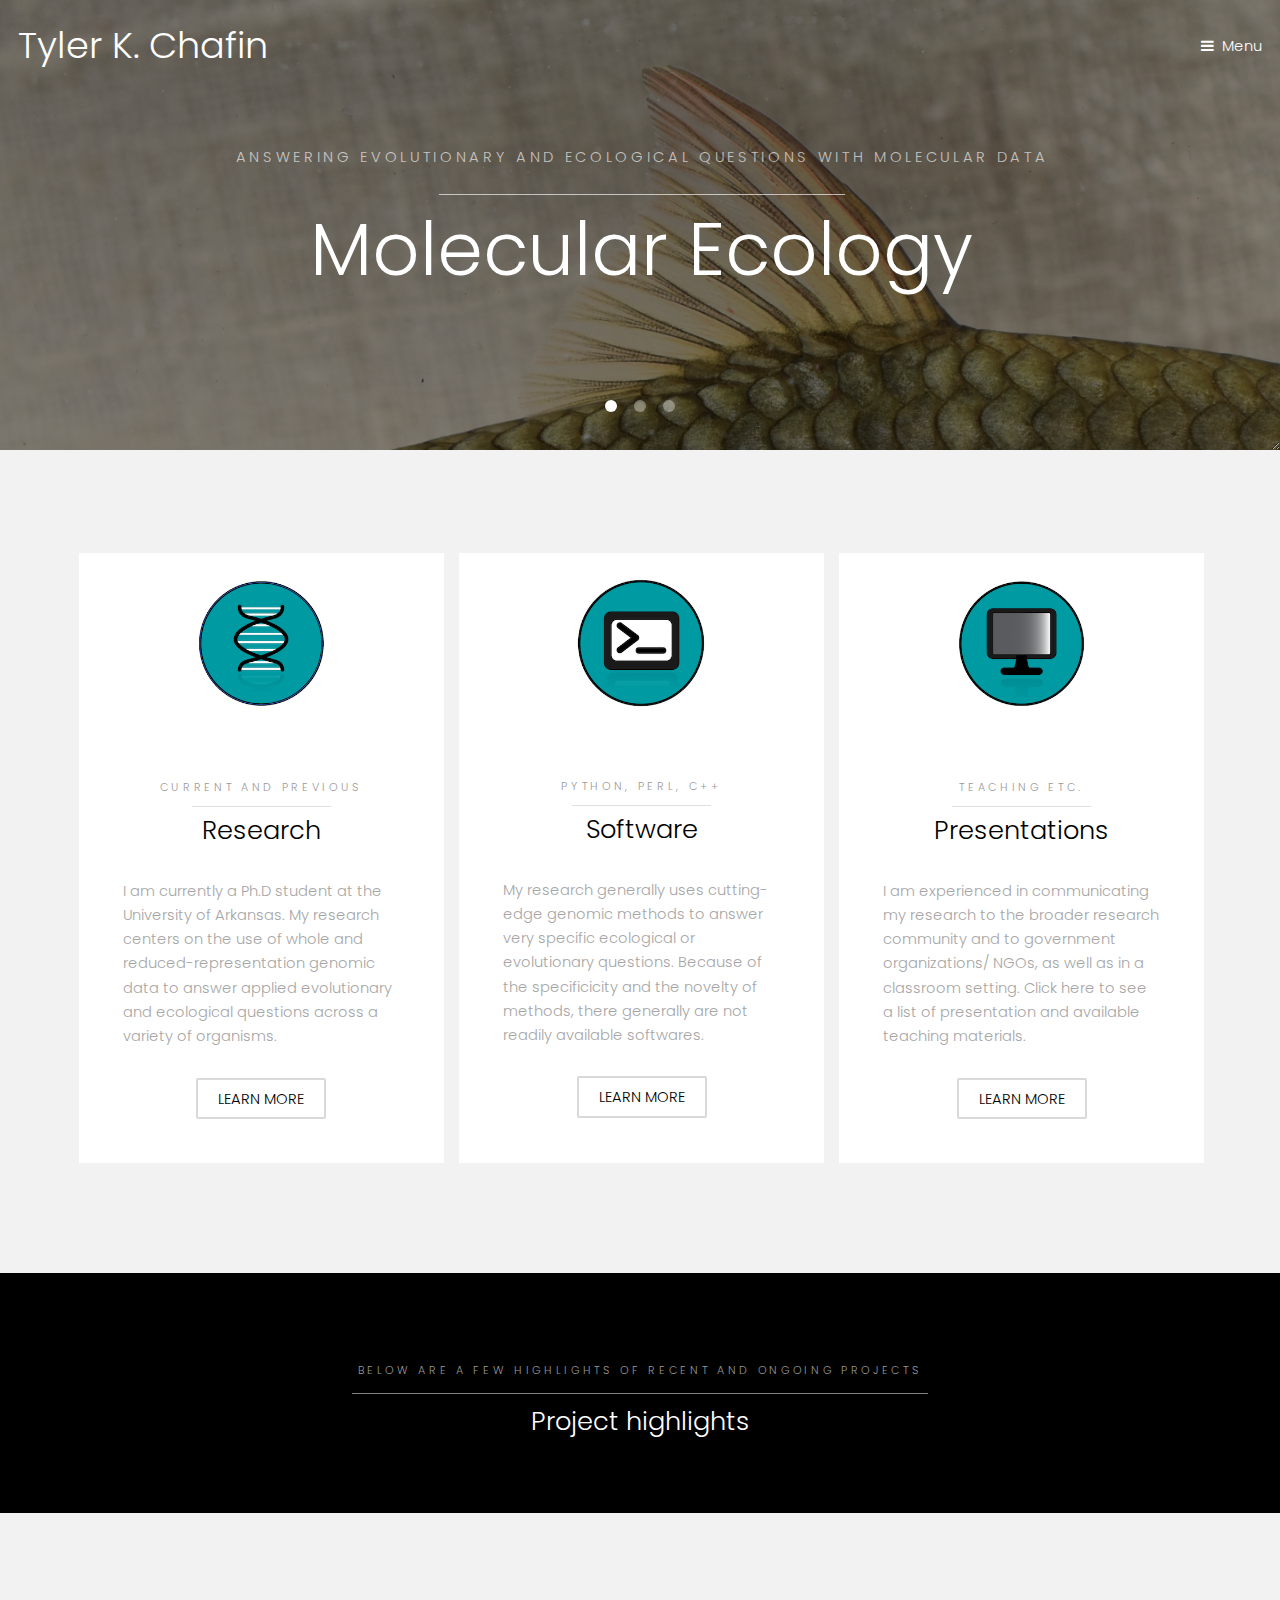
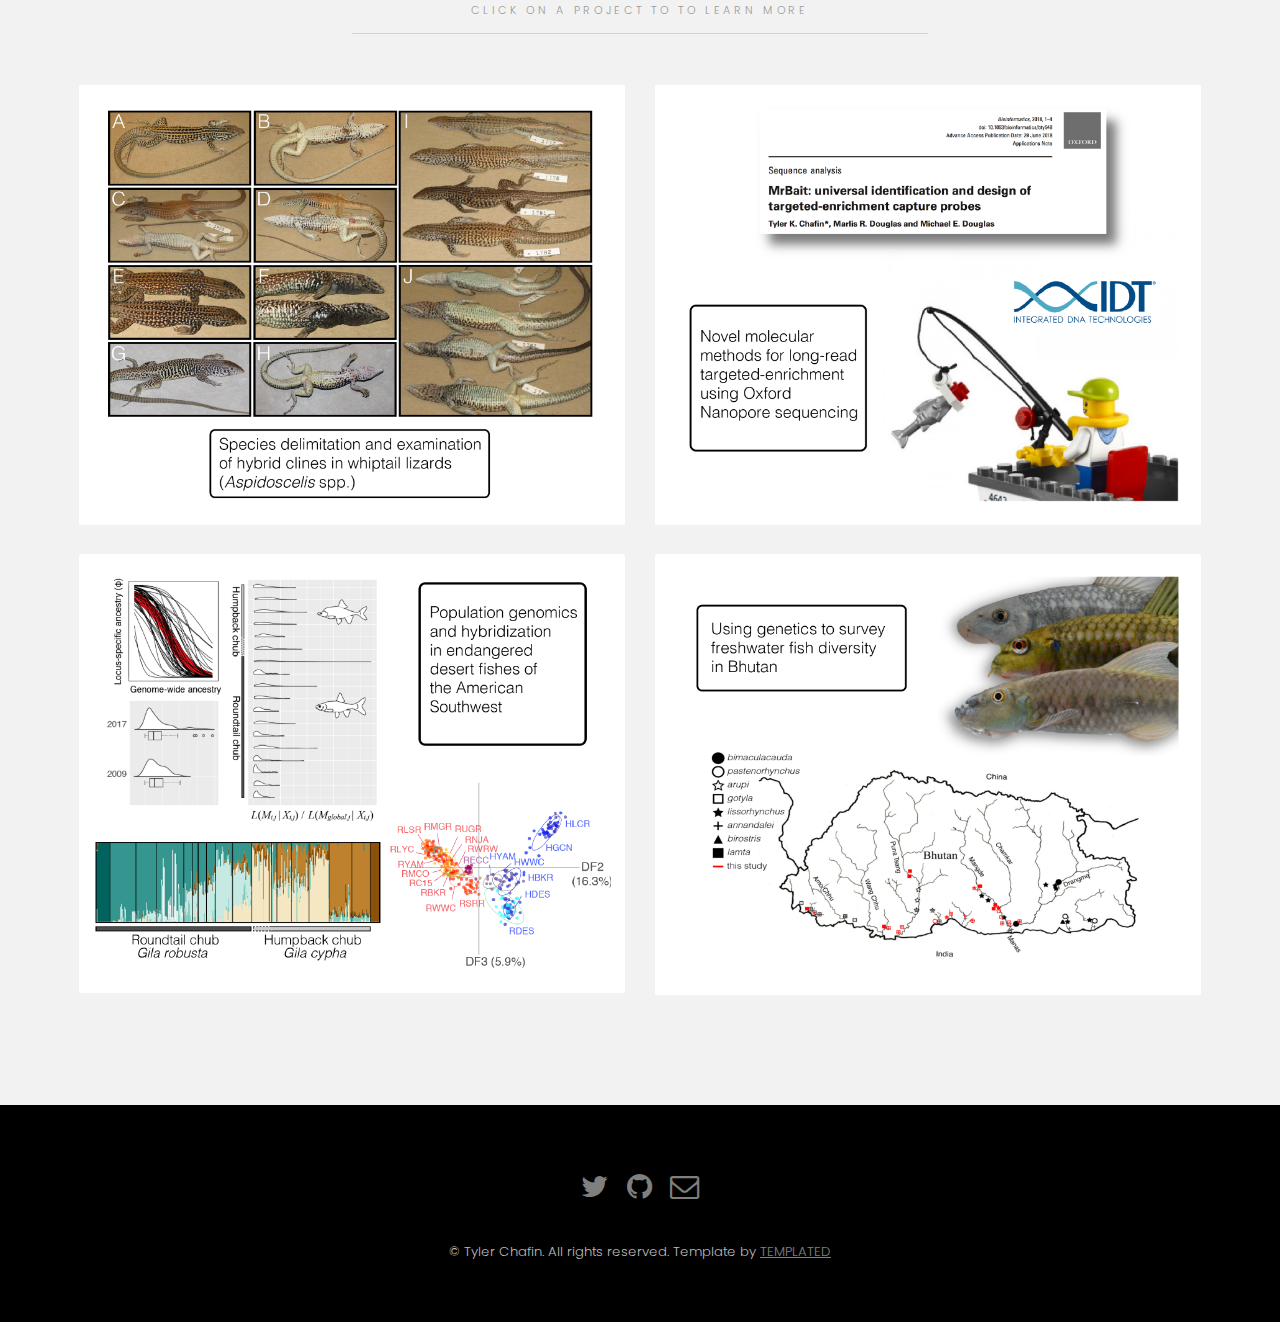
<file: index.html>
<!DOCTYPE HTML>
<!--
	Hielo by TEMPLATED
	templated.co @templatedco
	Released for free under the Creative Commons Attribution 3.0 license (templated.co/license)
-->
<html>
	<head>
		<title>Tyler K. Chafin - Research website</title>
		<meta charset="utf-8" />
		<meta name="viewport" content="width=device-width, initial-scale=1" />
		<link rel="stylesheet" href="assets/css/main.css" />
		<link rel="apple-touch-icon" sizes="180x180" href="/apple-touch-icon.png">
		<link rel="icon" type="image/png" sizes="32x32" href="/favicon-32x32.png">
		<link rel="icon" type="image/png" sizes="16x16" href="/favicon-16x16.png">
		<link rel="manifest" href="/site.webmanifest">
		<link rel="mask-icon" href="/safari-pinned-tab.svg" color="#5bbad5">
		<meta name="msapplication-TileColor" content="#da532c">
		<meta name="theme-color" content="#ffffff">
	</head>
	<body>

		<!-- Header -->
			<header id="header" class="alt">
				<div class="logo"><a href="index.html">Tyler K. Chafin</a></div>
				<a href="#menu">Menu</a>
			</header>

		<!-- Nav -->
			<nav id="menu">
				<ul class="links">
					<li><a href="index.html">Home</a></li>
					<li><a href="research.html">Research</a></li>
					<li><a href="generic.html">Software</a></li>
					<li><a href="generic.html">Publications</a></li>
					<li><a href="generic.html">Presentations</a></li>
					<li><a href="contact.html">Contact</a></li>
					<li><a href="elements.html">Elements</a></li>
				</ul>
			</nav>

			<!-- LOADS IN THE HEADER INFORMATION
			<script
				src="https://code.jquery.com/jquery-3.3.1.js"
				integrity="sha256-2Kok7MbOyxpgUVvAk/HJ2jigOSYS2auK4Pfzbm7uH60="
				crossorigin="anonymous">
			</script>
			<script>
				$(function(){
					$("#header").load("header.html");
					// $("#footer").load("footer.html");
				});
			</script>
			<div id="header"></div>-->

		<!-- Banner -->
			<section class="banner full">
				<article> <!--#copy article to add slides-->
					<img src="images/slide01.jpg" alt="" />
					<div class="inner">
						<header>
							<p>Answering evolutionary and ecological questions with molecular data</p>
							<h2>Molecular Ecology</h2>
						</header>
					</div>
				</article>
				<article> <!--#copy article to add slides-->
					<img src="images/slide02.jpg" alt="" />
					<div class="inner">
						<header>
							<p>Applied phylogenetics and population genetics to inform conservation</p>
							<h2>Conservation Genetics</h2>
						</header>
					</div>
				</article>
				<article> <!--#copy article to add slides-->
					<img src="images/slide03.jpg" alt="" />
					<div class="inner">
						<header>
							<p>High performance computing and programming with biological Big Data</p>
							<h2>Bioinformatics</h2>
						</header>
					</div>
				</article>
			</section>

		<!-- One -->
			<section id="one" class="wrapper style2">
				<div class="inner">
					<div class="grid-style">

						<div>
							<div class="box">
								<div class="image fit">
									<img src="images/research.png" alt="" />
								</div>
								<div class="content">
									<header class="align-center">
										<p>Current and previous</p>
										<h2>Research</h2>
									</header>
									<p>I am currently a Ph.D student at the University of Arkansas. My research centers on the use of whole and reduced-representation genomic data to answer applied evolutionary and ecological questions across a variety of organisms.</p>
									<div class = "button-bottom">
										<footer class="align-center">
											<a href="research.html" class="button alt">Learn More</a>
										</footer>
									</div>
								</div>
							</div>
						</div>

						<div>
							<div class="box">
								<div class="image fit">
									<img src="images/software.png" alt="" />
								</div>
								<div class="content">
									<header class="align-center">
										<p>Python, Perl, C++</p>
										<h2>Software</h2>
									</header>
									<p>My research generally uses cutting-edge genomic methods to answer very specific ecological or evolutionary questions. Because of the specificicity and the novelty of methods, there generally are not readily available softwares.</p>
									<div class = "button-bottom">
										<footer class="align-center">
											<a href="#" class="button alt">Learn More</a>
										</footer>
									</div>
								</div>
							</div>
						</div>
						<div>
							<div class="box">
								<div class="image fit">
									<img src="images/present.png" alt="" />
								</div>
								<div class="content">
									<header class="align-center">
										<p>Teaching etc.</p>
										<h2>Presentations</h2>
									</header>
									<p>I am experienced in communicating my research to the broader research community and to government organizations/ NGOs, as well as in a classroom setting. Click here to see a list of presentation and available teaching materials.</p>
									<div class = "button-bottom">
										<footer class="align-center">
											<a href="#" class="button alt">Learn More</a>
										</footer>
									</div>
								</div>
							</div>
						</div>
					</div>
				</div>
			</section>

		<!-- Two -->
			<section id="two" class="wrapper style3">
				<div class="inner">
					<header class="align-center">
						<p>Below are a few highlights of recent and ongoing projects</p>
						<h2>Project highlights</h2>
					</header>
				</div>
			</section>

		<script>
		<!--
		// Javascript-generated gallery.
		// make sure images and associated html pages match names

		// Function to randomly draw n elements from an array
		-->
		function getRandom(arr, n) {
			var result = new Array(n),
			len = arr.length,
			taken = new Array(len);
			if (n > len)
				throw new RangeError("getRandom: more elements taken than available");
			while (n--) {
				var x = Math.floor(Math.random() * len);
				result[n] = arr[x in taken ? taken[x] : x];
				taken[x] = --len in taken ? taken[len] : len;
			}
			return result;
		}

		function setGallery(){
			var myProjects = ['gila', 'bhutan', 'tapeworm', 'deer',
			'enrich', 'aspido'];
			choose = 4;

			chosen = getRandom(myProjects, choose);
			for (i=0; i< choose; i++){
				var k = i+1
				document.getElementById("i"+k).src = "images/highlight_" + chosen[i] + ".png";
				document.getElementById("a"+k).href= "highlight_" + chosen[i] + ".html";
			}
		}
		window.onload = setGallery;
		</script>

			<section id="three" class="wrapper style2">
				<div class="inner">
					<header class="align-center">
						<p class="special">Click on a project to to learn more</p>
					</header>
					<div class="gallery">
						<div>
							<div class="image fit">
								<a id="a1" href="#"><img id="i1" src="#" alt="" /></a>
							</div>
						</div>
						<div>
							<div class="image fit">
								<a id="a2" href="#"><img id="i2" src="#" alt="" /></a>
							</div>
						</div>
						<div>
							<div class="image fit">
								<a id="a3" href="#"><img id="i3" src="#" alt="" /></a>
							</div>
						</div>
						<div>
							<div class="image fit">
								<a id="a4" href="#"><img id="i4" src="#" alt="" /></a>
							</div>
						</div>
					</div>
				</div>
			</section>


		<!-- Footer -->
			<footer id="footer">
				<div class="container">
					<ul class="icons">
						<li><a href="https://twitter.com/tylerkchafin" class="icon fa-twitter"><span class="label">Twitter</span></a></li>
						<li><a href="https://github.com/tkchafin" class="icon fa-github"><span class="label">GitHub</span></a></li>
						<li><a href="mailto:tylerkchafin@gmail.com" class="icon fa-envelope-o"><span class="label">Email</span></a></li>
					</ul>
				</div>
				<div class="copyright">
					&copy; Tyler Chafin. All rights reserved. Template by <a href="https://templated.co/"><span>TEMPLATED</span></a>
				</div>
			</footer>

		<!-- Scripts -->
			<script src="assets/js/jquery.min.js"></script>
			<script src="assets/js/jquery.scrollex.min.js"></script>
			<script src="assets/js/skel.min.js"></script>
			<script src="assets/js/util.js"></script>
			<script src="assets/js/main.js"></script>

	</body>
</html>
</file>
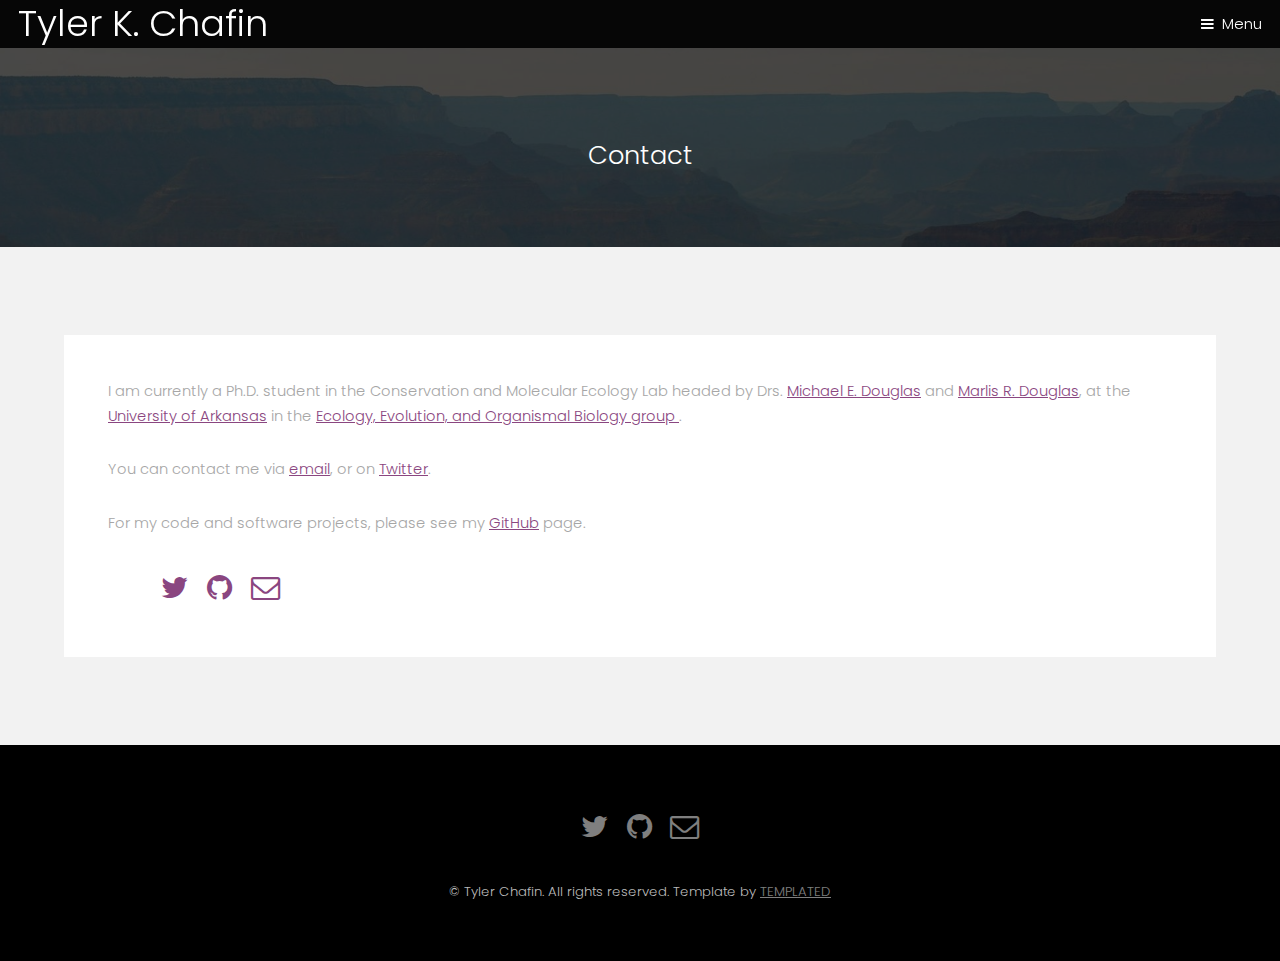
<file: contact.html>
<!DOCTYPE HTML>
<!--
	Hielo by TEMPLATED
	templated.co @templatedco
	Released for free under the Creative Commons Attribution 3.0 license (templated.co/license)
-->
<html>
	<head>
		<title>Tyler K. Chafin - Research website</title>
		<meta charset="utf-8" />
		<meta name="viewport" content="width=device-width, initial-scale=1" />
		<link rel="stylesheet" href="assets/css/main.css" />
		<link rel="apple-touch-icon" sizes="180x180" href="/apple-touch-icon.png">
		<link rel="icon" type="image/png" sizes="32x32" href="/favicon-32x32.png">
		<link rel="icon" type="image/png" sizes="16x16" href="/favicon-16x16.png">
		<link rel="manifest" href="/site.webmanifest">
		<link rel="mask-icon" href="/safari-pinned-tab.svg" color="#5bbad5">
		<meta name="msapplication-TileColor" content="#da532c">
		<meta name="theme-color" content="#ffffff">
	</head>
	<body class="subpage">

		<!-- Header -->
			<header id="header">
				<div class="logo"><a href="index.html">Tyler K. Chafin</a></div>
				<a href="#menu">Menu</a>
			</header>

			<!-- Nav -->
			<nav id="menu">
				<ul class="links">
					<li><a href="index.html">Home</a></li>
					<li><a href="research.html">Research</a></li>
					<li><a href="generic.html">Software</a></li>
					<li><a href="generic.html">Publications</a></li>
					<li><a href="generic.html">Presentations</a></li>
					<li><a href="contact.html">Contact</a></li>
					<li><a href="elements.html">Elements</a></li>
				</ul>
			</nav>

		<!-- One -->
			<section id="One" class="wrapper style3">
				<div class="inner">
					<header class="align-center">
						<h2>Contact</h2>
					</header>
				</div>
			</section>

		<!-- Two -->
			<section id="two" class="wrapper style2">
				<div class="inner">
					<div class="box">
						<div class="content">
							<p>I am currently a Ph.D. student in the Conservation and Molecular Ecology Lab headed by Drs. <a href="https://fulbright.uark.edu/departments/biology/directory/index/uid/med1/name/Michael-Douglas/">Michael E. Douglas</a> and <a href="https://fulbright.uark.edu/departments/biology/directory/index/uid/mrd1/name/Marlis-Douglas/">Marlis R. Douglas</a>, at the <a href="https://www.uark.edu/">University of Arkansas</a> in the <a href="https://eeob.uark.edu/"> Ecology, Evolution, and Organismal Biology group </a>.</p>
							<p>You can contact me via <a href="mailto:tylerkchafin@gmail.com">email</a>, or on <a href="https://twitter.com/tylerkchafin">Twitter</a>. </p>
							<p>For my code and software projects, please see my <a href="https://github.com/tkchafin">GitHub</a> page.</p>
							<div class="container">
								<ul class="icons">
									<li><a href="https://twitter.com/tylerkchafin" class="icon fa-twitter"><span class="label">Twitter</span></a></li>
									<li><a href="https://github.com/tkchafin" class="icon fa-github"><span class="label">GitHub</span></a></li>
									<li><a href="mailto:tylerkchafin@gmail.com" class="icon fa-envelope-o"><span class="label">Email</span></a></li>
								</ul>
							</div>
						</div>
					</div>
				</div>
			</section>

		<!-- Footer -->
		<footer id="footer">
			<div class="container">
				<ul class="icons">
					<li><a href="https://twitter.com/tylerkchafin" class="icon fa-twitter"><span class="label">Twitter</span></a></li>
					<li><a href="https://github.com/tkchafin" class="icon fa-github"><span class="label">GitHub</span></a></li>
					<li><a href="mailto:tylerkchafin@gmail.com" class="icon fa-envelope-o"><span class="label">Email</span></a></li>
				</ul>
			</div>
			<div class="copyright">
				&copy; Tyler Chafin. All rights reserved. Template by <a href="https://templated.co/"><span>TEMPLATED</span></a>
			</div>
		</footer>

		<!-- Scripts -->
			<script src="assets/js/jquery.min.js"></script>
			<script src="assets/js/jquery.scrollex.min.js"></script>
			<script src="assets/js/skel.min.js"></script>
			<script src="assets/js/util.js"></script>
			<script src="assets/js/main.js"></script>

	</body>
</html>
</file>
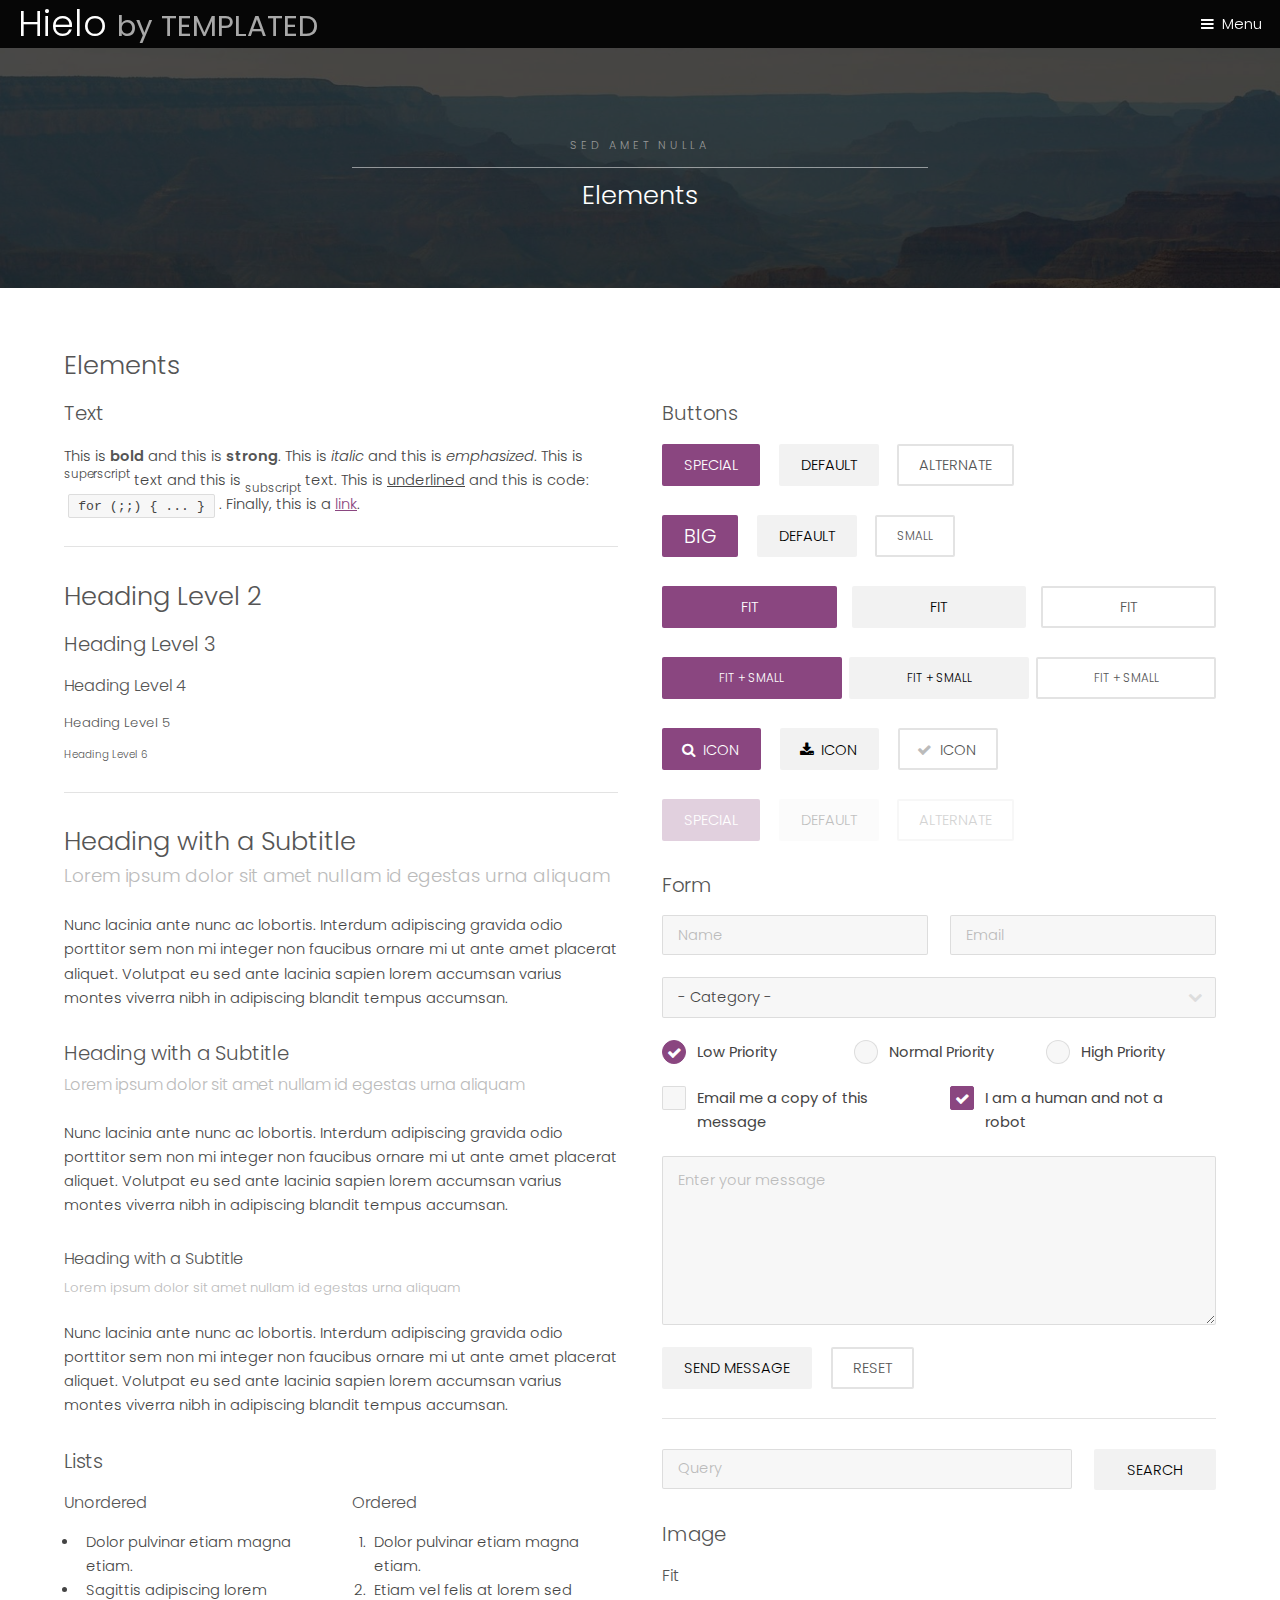
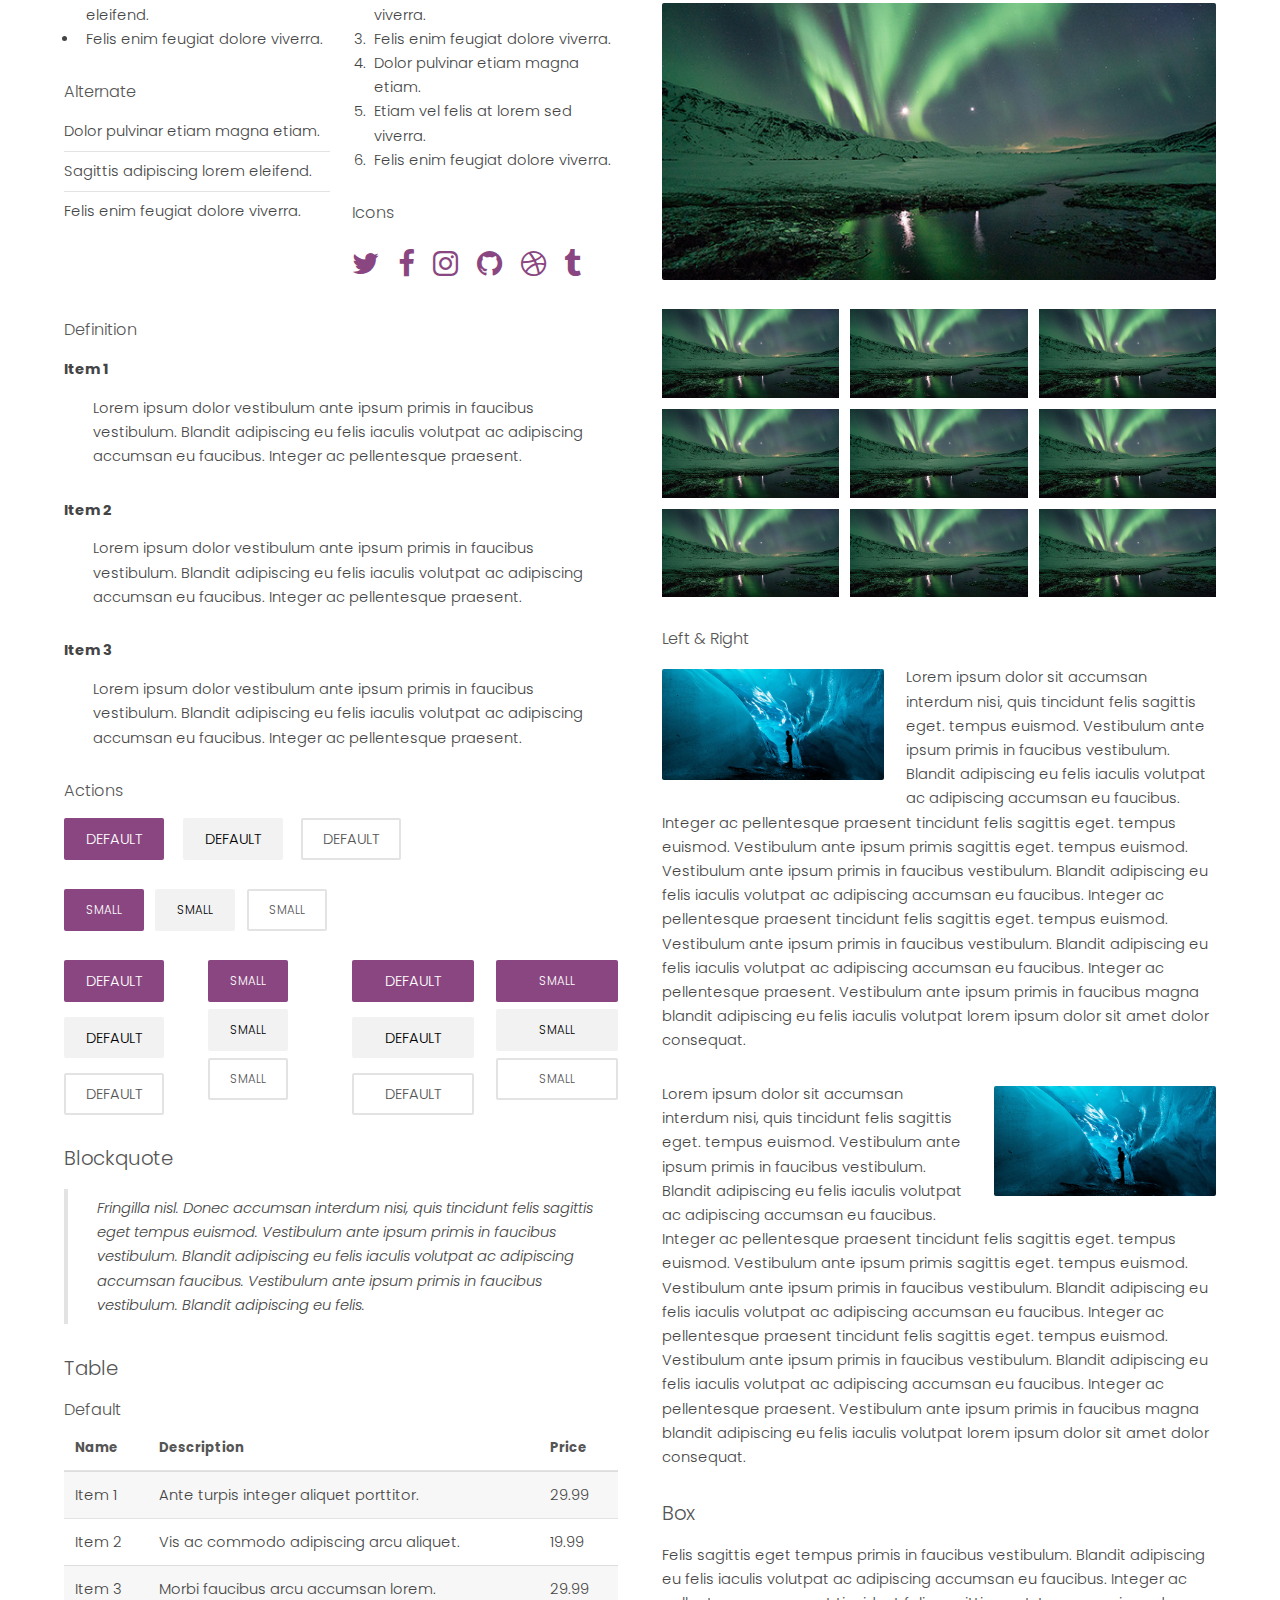
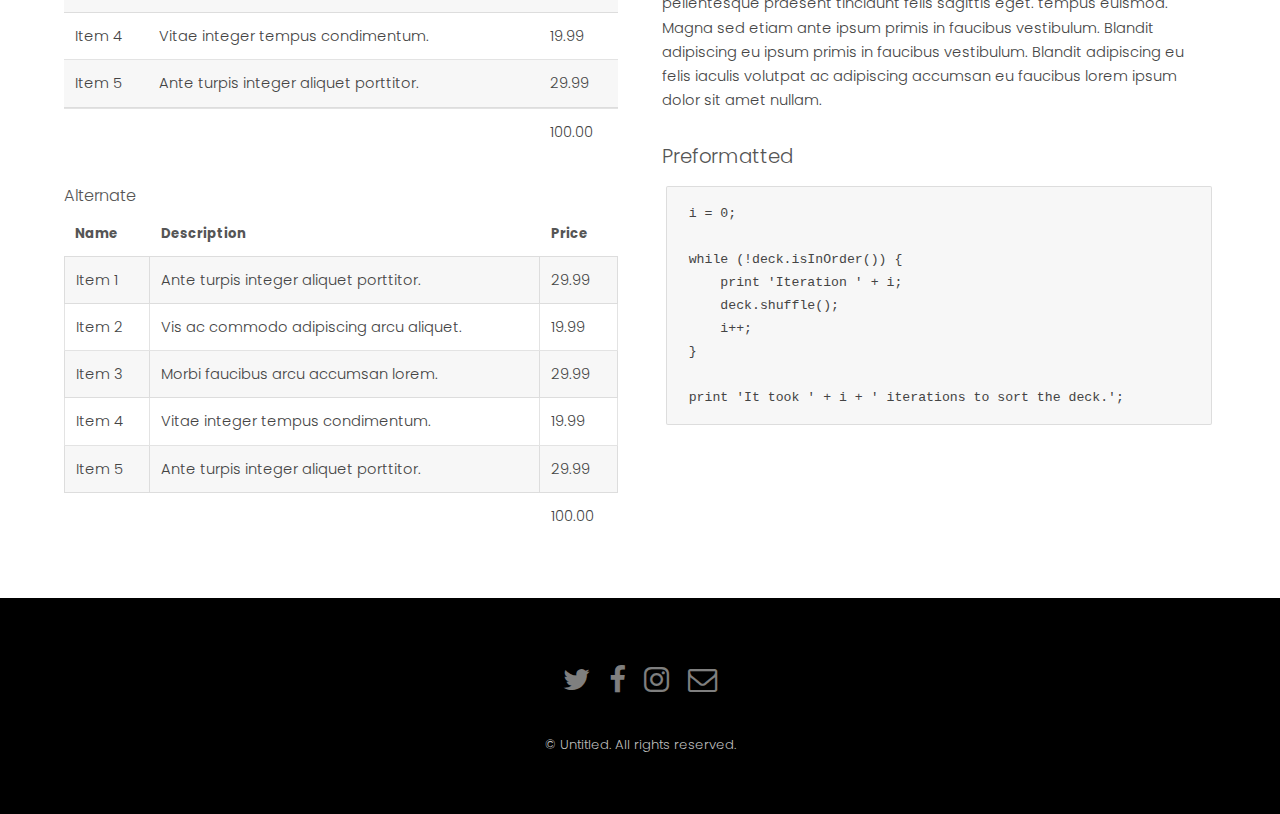
<file: elements.html>
<!DOCTYPE HTML>
<!--
	Hielo by TEMPLATED
	templated.co @templatedco
	Released for free under the Creative Commons Attribution 3.0 license (templated.co/license)
-->
<html>
	<head>
		<title>Hielo by TEMPLATED</title>
		<meta charset="utf-8" />
		<meta name="viewport" content="width=device-width, initial-scale=1" />
		<link rel="stylesheet" href="assets/css/main.css" />
	</head>
	<body class="subpage">

		<!-- Header -->
			<header id="header">
				<div class="logo"><a href="index.html">Hielo <span>by TEMPLATED</span></a></div>
				<a href="#menu">Menu</a>
			</header>

		<!-- Nav -->
			<nav id="menu">
				<ul class="links">
					<li><a href="index.html">Home</a></li>
					<li><a href="generic.html">Generic</a></li>
					<li><a href="elements.html">Elements</a></li>
				</ul>
			</nav>

		<!-- One -->
			<section id="One" class="wrapper style3">
				<div class="inner">
					<header class="align-center">
						<p>Sed amet nulla</p>
						<h2>Elements</h2>
					</header>
				</div>
			</section>

		<!-- Main -->
			<div id="main" class="container">

				<!-- Elements -->
					<h2 id="elements">Elements</h2>
					<div class="row 200%">
						<div class="6u 12u$(medium)">

							<!-- Text stuff -->
								<h3>Text</h3>
								<p>This is <b>bold</b> and this is <strong>strong</strong>. This is <i>italic</i> and this is <em>emphasized</em>.
								This is <sup>superscript</sup> text and this is <sub>subscript</sub> text.
								This is <u>underlined</u> and this is code: <code>for (;;) { ... }</code>.
								Finally, this is a <a href="#">link</a>.</p>
								<hr />
								<h2>Heading Level 2</h2>
								<h3>Heading Level 3</h3>
								<h4>Heading Level 4</h4>
								<h5>Heading Level 5</h5>
								<h6>Heading Level 6</h6>
								<hr />
								<header>
									<h2>Heading with a Subtitle</h2>
									<p>Lorem ipsum dolor sit amet nullam id egestas urna aliquam</p>
								</header>
								<p>Nunc lacinia ante nunc ac lobortis. Interdum adipiscing gravida odio porttitor sem non mi integer non faucibus ornare mi ut ante amet placerat aliquet. Volutpat eu sed ante lacinia sapien lorem accumsan varius montes viverra nibh in adipiscing blandit tempus accumsan.</p>
								<header>
									<h3>Heading with a Subtitle</h3>
									<p>Lorem ipsum dolor sit amet nullam id egestas urna aliquam</p>
								</header>
								<p>Nunc lacinia ante nunc ac lobortis. Interdum adipiscing gravida odio porttitor sem non mi integer non faucibus ornare mi ut ante amet placerat aliquet. Volutpat eu sed ante lacinia sapien lorem accumsan varius montes viverra nibh in adipiscing blandit tempus accumsan.</p>
								<header>
									<h4>Heading with a Subtitle</h4>
									<p>Lorem ipsum dolor sit amet nullam id egestas urna aliquam</p>
								</header>
								<p>Nunc lacinia ante nunc ac lobortis. Interdum adipiscing gravida odio porttitor sem non mi integer non faucibus ornare mi ut ante amet placerat aliquet. Volutpat eu sed ante lacinia sapien lorem accumsan varius montes viverra nibh in adipiscing blandit tempus accumsan.</p>

							<!-- Lists -->
								<h3>Lists</h3>
								<div class="row">
									<div class="6u 12u$(small)">

										<h4>Unordered</h4>
										<ul>
											<li>Dolor pulvinar etiam magna etiam.</li>
											<li>Sagittis adipiscing lorem eleifend.</li>
											<li>Felis enim feugiat dolore viverra.</li>
										</ul>

										<h4>Alternate</h4>
										<ul class="alt">
											<li>Dolor pulvinar etiam magna etiam.</li>
											<li>Sagittis adipiscing lorem eleifend.</li>
											<li>Felis enim feugiat dolore viverra.</li>
										</ul>

									</div>
									<div class="6u$ 12u$(small)">

										<h4>Ordered</h4>
										<ol>
											<li>Dolor pulvinar etiam magna etiam.</li>
											<li>Etiam vel felis at lorem sed viverra.</li>
											<li>Felis enim feugiat dolore viverra.</li>
											<li>Dolor pulvinar etiam magna etiam.</li>
											<li>Etiam vel felis at lorem sed viverra.</li>
											<li>Felis enim feugiat dolore viverra.</li>
										</ol>

										<h4>Icons</h4>
										<ul class="icons">
											<li><a href="#" class="icon fa-twitter"><span class="label">Twitter</span></a></li>
											<li><a href="#" class="icon fa-facebook"><span class="label">Facebook</span></a></li>
											<li><a href="#" class="icon fa-instagram"><span class="label">Instagram</span></a></li>
											<li><a href="#" class="icon fa-github"><span class="label">Github</span></a></li>
											<li><a href="#" class="icon fa-dribbble"><span class="label">Dribbble</span></a></li>
											<li><a href="#" class="icon fa-tumblr"><span class="label">Tumblr</span></a></li>
										</ul>

									</div>
								</div>
								<h4>Definition</h4>
								<dl>
									<dt>Item 1</dt>
									<dd>
										<p>Lorem ipsum dolor vestibulum ante ipsum primis in faucibus vestibulum. Blandit adipiscing eu felis iaculis volutpat ac adipiscing accumsan eu faucibus. Integer ac pellentesque praesent.</p>
									</dd>
									<dt>Item 2</dt>
									<dd>
										<p>Lorem ipsum dolor vestibulum ante ipsum primis in faucibus vestibulum. Blandit adipiscing eu felis iaculis volutpat ac adipiscing accumsan eu faucibus. Integer ac pellentesque praesent.</p>
									</dd>
									<dt>Item 3</dt>
									<dd>
										<p>Lorem ipsum dolor vestibulum ante ipsum primis in faucibus vestibulum. Blandit adipiscing eu felis iaculis volutpat ac adipiscing accumsan eu faucibus. Integer ac pellentesque praesent.</p>
									</dd>
								</dl>

								<h4>Actions</h4>
								<ul class="actions">
									<li><a href="#" class="button special">Default</a></li>
									<li><a href="#" class="button">Default</a></li>
									<li><a href="#" class="button alt">Default</a></li>
								</ul>
								<ul class="actions small">
									<li><a href="#" class="button special small">Small</a></li>
									<li><a href="#" class="button small">Small</a></li>
									<li><a href="#" class="button alt small">Small</a></li>
								</ul>
								<div class="row">
									<div class="3u 12u$(small)">
										<ul class="actions vertical">
											<li><a href="#" class="button special">Default</a></li>
											<li><a href="#" class="button">Default</a></li>
											<li><a href="#" class="button alt">Default</a></li>
										</ul>
									</div>
									<div class="3u 12u$(small)">
										<ul class="actions vertical small">
											<li><a href="#" class="button special small">Small</a></li>
											<li><a href="#" class="button small">Small</a></li>
											<li><a href="#" class="button alt small">Small</a></li>
										</ul>
									</div>
									<div class="3u 12u$(small)">
										<ul class="actions vertical">
											<li><a href="#" class="button special fit">Default</a></li>
											<li><a href="#" class="button fit">Default</a></li>
											<li><a href="#" class="button alt fit">Default</a></li>
										</ul>
									</div>
									<div class="3u$ 12u$(small)">
										<ul class="actions vertical small">
											<li><a href="#" class="button special small fit">Small</a></li>
											<li><a href="#" class="button small fit">Small</a></li>
											<li><a href="#" class="button alt small fit">Small</a></li>
										</ul>
									</div>
								</div>

							<!-- Blockquote -->
								<h3>Blockquote</h3>
								<blockquote>Fringilla nisl. Donec accumsan interdum nisi, quis tincidunt felis sagittis eget tempus euismod. Vestibulum ante ipsum primis in faucibus vestibulum. Blandit adipiscing eu felis iaculis volutpat ac adipiscing accumsan faucibus. Vestibulum ante ipsum primis in faucibus vestibulum. Blandit adipiscing eu felis.</blockquote>

							<!-- Table -->
								<h3>Table</h3>

								<h4>Default</h4>
								<div class="table-wrapper">
									<table>
										<thead>
											<tr>
												<th>Name</th>
												<th>Description</th>
												<th>Price</th>
											</tr>
										</thead>
										<tbody>
											<tr>
												<td>Item 1</td>
												<td>Ante turpis integer aliquet porttitor.</td>
												<td>29.99</td>
											</tr>
											<tr>
												<td>Item 2</td>
												<td>Vis ac commodo adipiscing arcu aliquet.</td>
												<td>19.99</td>
											</tr>
											<tr>
												<td>Item 3</td>
												<td> Morbi faucibus arcu accumsan lorem.</td>
												<td>29.99</td>
											</tr>
											<tr>
												<td>Item 4</td>
												<td>Vitae integer tempus condimentum.</td>
												<td>19.99</td>
											</tr>
											<tr>
												<td>Item 5</td>
												<td>Ante turpis integer aliquet porttitor.</td>
												<td>29.99</td>
											</tr>
										</tbody>
										<tfoot>
											<tr>
												<td colspan="2"></td>
												<td>100.00</td>
											</tr>
										</tfoot>
									</table>
								</div>

								<h4>Alternate</h4>
								<div class="table-wrapper">
									<table class="alt">
										<thead>
											<tr>
												<th>Name</th>
												<th>Description</th>
												<th>Price</th>
											</tr>
										</thead>
										<tbody>
											<tr>
												<td>Item 1</td>
												<td>Ante turpis integer aliquet porttitor.</td>
												<td>29.99</td>
											</tr>
											<tr>
												<td>Item 2</td>
												<td>Vis ac commodo adipiscing arcu aliquet.</td>
												<td>19.99</td>
											</tr>
											<tr>
												<td>Item 3</td>
												<td> Morbi faucibus arcu accumsan lorem.</td>
												<td>29.99</td>
											</tr>
											<tr>
												<td>Item 4</td>
												<td>Vitae integer tempus condimentum.</td>
												<td>19.99</td>
											</tr>
											<tr>
												<td>Item 5</td>
												<td>Ante turpis integer aliquet porttitor.</td>
												<td>29.99</td>
											</tr>
										</tbody>
										<tfoot>
											<tr>
												<td colspan="2"></td>
												<td>100.00</td>
											</tr>
										</tfoot>
									</table>
								</div>

						</div>
						<div class="6u$ 12u$(medium)">

							<!-- Buttons -->
								<h3>Buttons</h3>
								<ul class="actions">
									<li><a href="#" class="button special">Special</a></li>
									<li><a href="#" class="button">Default</a></li>
									<li><a href="#" class="button alt">Alternate</a></li>
								</ul>
								<ul class="actions">
									<li><a href="#" class="button special big">Big</a></li>
									<li><a href="#" class="button">Default</a></li>
									<li><a href="#" class="button alt small">Small</a></li>
								</ul>
								<ul class="actions fit">
									<li><a href="#" class="button special fit">Fit</a></li>
									<li><a href="#" class="button fit">Fit</a></li>
									<li><a href="#" class="button alt fit">Fit</a></li>
								</ul>
								<ul class="actions fit small">
									<li><a href="#" class="button special fit small">Fit + Small</a></li>
									<li><a href="#" class="button fit small">Fit + Small</a></li>
									<li><a href="#" class="button alt fit small">Fit + Small</a></li>
								</ul>
								<ul class="actions">
									<li><a href="#" class="button special icon fa-search">Icon</a></li>
									<li><a href="#" class="button icon fa-download">Icon</a></li>
									<li><a href="#" class="button alt icon fa-check">Icon</a></li>
								</ul>
								<ul class="actions">
									<li><span class="button special disabled">Special</span></li>
									<li><span class="button disabled">Default</span></li>
									<li><span class="button alt disabled">Alternate</span></li>
								</ul>

							<!-- Form -->
								<h3>Form</h3>

								<form method="post" action="#">
									<div class="row uniform">
										<div class="6u 12u$(xsmall)">
											<input type="text" name="name" id="name" value="" placeholder="Name" />
										</div>
										<div class="6u$ 12u$(xsmall)">
											<input type="email" name="email" id="email" value="" placeholder="Email" />
										</div>
										<!-- Break -->
										<div class="12u$">
											<div class="select-wrapper">
												<select name="category" id="category">
													<option value="">- Category -</option>
													<option value="1">Manufacturing</option>
													<option value="1">Shipping</option>
													<option value="1">Administration</option>
													<option value="1">Human Resources</option>
												</select>
											</div>
										</div>
										<!-- Break -->
										<div class="4u 12u$(small)">
											<input type="radio" id="priority-low" name="priority" checked>
											<label for="priority-low">Low Priority</label>
										</div>
										<div class="4u 12u$(small)">
											<input type="radio" id="priority-normal" name="priority">
											<label for="priority-normal">Normal Priority</label>
										</div>
										<div class="4u$ 12u$(small)">
											<input type="radio" id="priority-high" name="priority">
											<label for="priority-high">High Priority</label>
										</div>
										<!-- Break -->
										<div class="6u 12u$(small)">
											<input type="checkbox" id="copy" name="copy">
											<label for="copy">Email me a copy of this message</label>
										</div>
										<div class="6u$ 12u$(small)">
											<input type="checkbox" id="human" name="human" checked>
											<label for="human">I am a human and not a robot</label>
										</div>
										<!-- Break -->
										<div class="12u$">
											<textarea name="message" id="message" placeholder="Enter your message" rows="6"></textarea>
										</div>
										<!-- Break -->
										<div class="12u$">
											<ul class="actions">
												<li><input type="submit" value="Send Message" /></li>
												<li><input type="reset" value="Reset" class="alt" /></li>
											</ul>
										</div>
									</div>
								</form>

								<hr />

								<form method="post" action="#">
									<div class="row uniform">
										<div class="9u 12u$(small)">
											<input type="text" name="query" id="query" value="" placeholder="Query" />
										</div>
										<div class="3u$ 12u$(small)">
											<input type="submit" value="Search" class="fit" />
										</div>
									</div>
								</form>

							<!-- Image -->
								<h3>Image</h3>

								<h4>Fit</h4>
								<span class="image fit"><img src="images/pic01.jpg" alt="" /></span>
								<div class="box alt">
									<div class="row 50% uniform">
										<div class="4u"><span class="image fit"><img src="images/pic01.jpg" alt="" /></span></div>
										<div class="4u"><span class="image fit"><img src="images/pic01.jpg" alt="" /></span></div>
										<div class="4u$"><span class="image fit"><img src="images/pic01.jpg" alt="" /></span></div>
										<!-- Break -->
										<div class="4u"><span class="image fit"><img src="images/pic01.jpg" alt="" /></span></div>
										<div class="4u"><span class="image fit"><img src="images/pic01.jpg" alt="" /></span></div>
										<div class="4u$"><span class="image fit"><img src="images/pic01.jpg" alt="" /></span></div>
										<!-- Break -->
										<div class="4u"><span class="image fit"><img src="images/pic01.jpg" alt="" /></span></div>
										<div class="4u"><span class="image fit"><img src="images/pic01.jpg" alt="" /></span></div>
										<div class="4u$"><span class="image fit"><img src="images/pic01.jpg" alt="" /></span></div>
									</div>
								</div>

								<h4>Left &amp; Right</h4>
								<p><span class="image left"><img src="images/pic02.jpg" alt="" /></span>Lorem ipsum dolor sit accumsan interdum nisi, quis tincidunt felis sagittis eget. tempus euismod. Vestibulum ante ipsum primis in faucibus vestibulum. Blandit adipiscing eu felis iaculis volutpat ac adipiscing accumsan eu faucibus. Integer ac pellentesque praesent tincidunt felis sagittis eget. tempus euismod. Vestibulum ante ipsum primis sagittis eget. tempus euismod. Vestibulum ante ipsum primis in faucibus vestibulum. Blandit adipiscing eu felis iaculis volutpat ac adipiscing accumsan eu faucibus. Integer ac pellentesque praesent tincidunt felis sagittis eget. tempus euismod. Vestibulum ante ipsum primis in faucibus vestibulum. Blandit adipiscing eu felis iaculis volutpat ac adipiscing accumsan eu faucibus. Integer ac pellentesque praesent. Vestibulum ante ipsum primis in faucibus magna blandit adipiscing eu felis iaculis volutpat lorem ipsum dolor sit amet dolor consequat.</p>
								<p><span class="image right"><img src="images/pic02.jpg" alt="" /></span>Lorem ipsum dolor sit accumsan interdum nisi, quis tincidunt felis sagittis eget. tempus euismod. Vestibulum ante ipsum primis in faucibus vestibulum. Blandit adipiscing eu felis iaculis volutpat ac adipiscing accumsan eu faucibus. Integer ac pellentesque praesent tincidunt felis sagittis eget. tempus euismod. Vestibulum ante ipsum primis sagittis eget. tempus euismod. Vestibulum ante ipsum primis in faucibus vestibulum. Blandit adipiscing eu felis iaculis volutpat ac adipiscing accumsan eu faucibus. Integer ac pellentesque praesent tincidunt felis sagittis eget. tempus euismod. Vestibulum ante ipsum primis in faucibus vestibulum. Blandit adipiscing eu felis iaculis volutpat ac adipiscing accumsan eu faucibus. Integer ac pellentesque praesent. Vestibulum ante ipsum primis in faucibus magna blandit adipiscing eu felis iaculis volutpat lorem ipsum dolor sit amet dolor consequat.</p>

							<!-- Box -->
								<h3>Box</h3>
								<div class="box">
									<p>Felis sagittis eget tempus primis in faucibus vestibulum. Blandit adipiscing eu felis iaculis volutpat ac adipiscing accumsan eu faucibus. Integer ac pellentesque praesent tincidunt felis sagittis eget. tempus euismod. Magna sed etiam ante ipsum primis in faucibus vestibulum. Blandit adipiscing eu ipsum primis in faucibus vestibulum. Blandit adipiscing eu felis iaculis volutpat ac adipiscing accumsan eu faucibus lorem ipsum dolor sit amet nullam.</p>
								</div>

							<!-- Preformatted Code -->
								<h3>Preformatted</h3>
								<pre><code>i = 0;

while (!deck.isInOrder()) {
    print 'Iteration ' + i;
    deck.shuffle();
    i++;
}

print 'It took ' + i + ' iterations to sort the deck.';
</code></pre>

						</div>
					</div>

			</div>

		<!-- Footer -->
			<footer id="footer">
				<div class="container">
					<ul class="icons">
						<li><a href="#" class="icon fa-twitter"><span class="label">Twitter</span></a></li>
						<li><a href="#" class="icon fa-facebook"><span class="label">Facebook</span></a></li>
						<li><a href="#" class="icon fa-instagram"><span class="label">Instagram</span></a></li>
						<li><a href="#" class="icon fa-envelope-o"><span class="label">Email</span></a></li>
					</ul>
				</div>
				<div class="copyright">
					&copy; Untitled. All rights reserved.
				</div>
			</footer>

		<!-- Scripts -->
			<script src="assets/js/jquery.min.js"></script>
			<script src="assets/js/jquery.scrollex.min.js"></script>
			<script src="assets/js/skel.min.js"></script>
			<script src="assets/js/util.js"></script>
			<script src="assets/js/main.js"></script>

	</body>
</html>
</file>
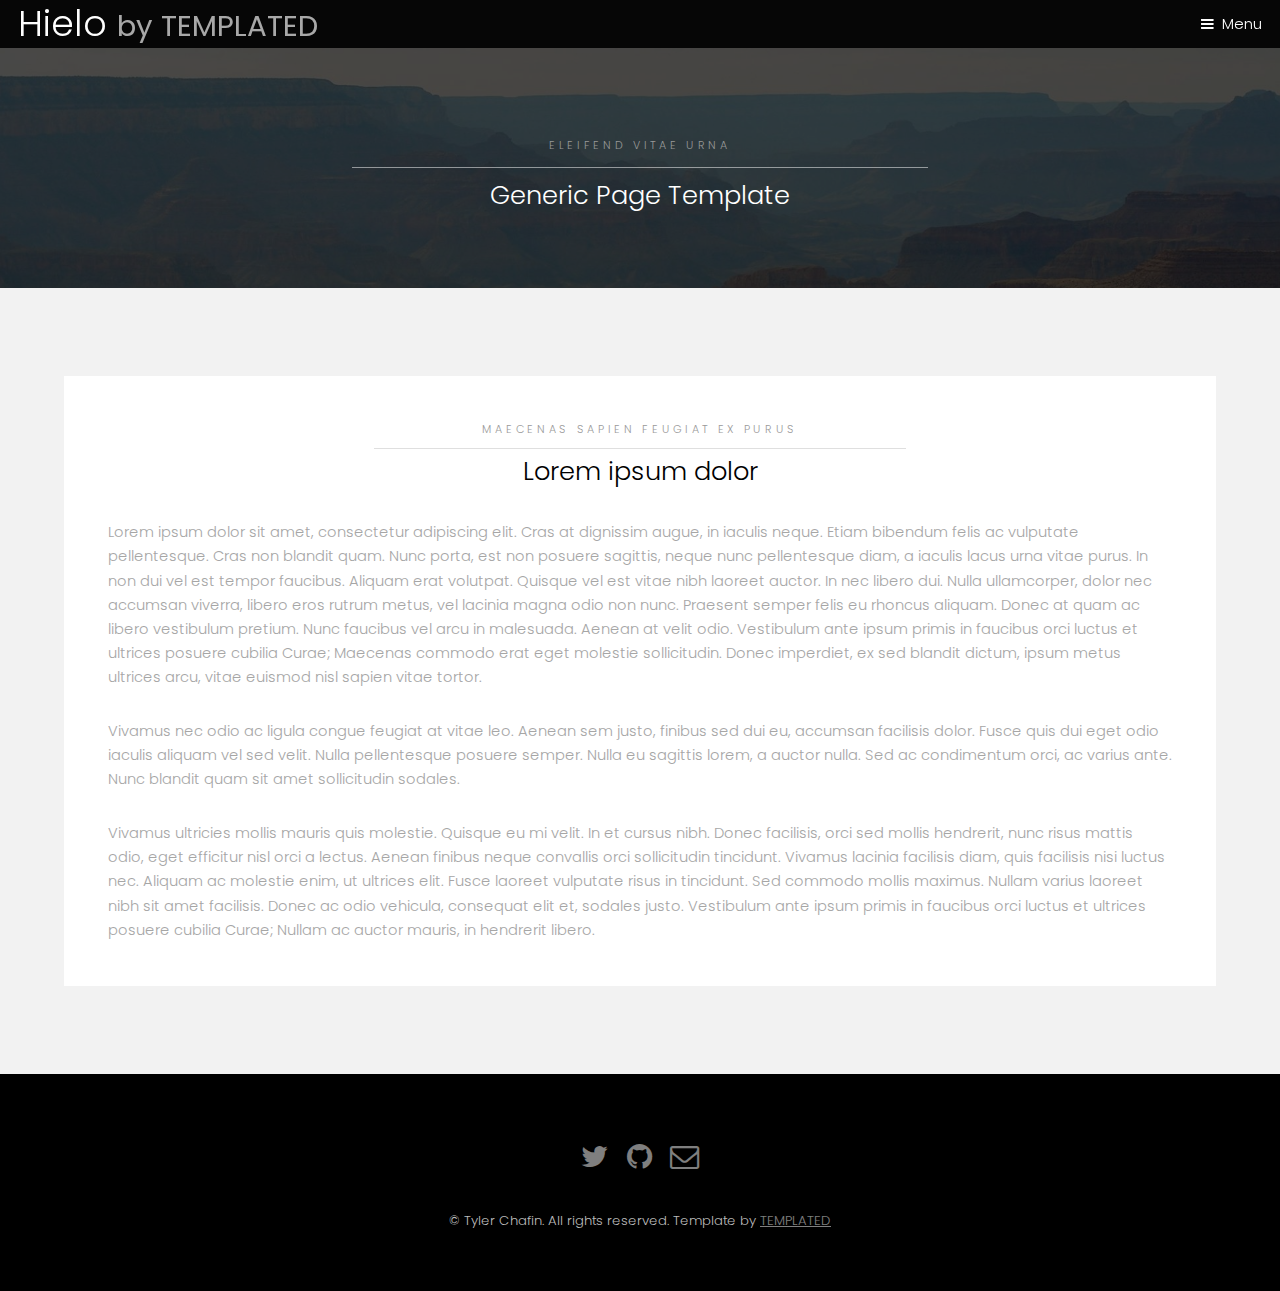
<file: generic.html>
<!DOCTYPE HTML>
<!--
	Hielo by TEMPLATED
	templated.co @templatedco
	Released for free under the Creative Commons Attribution 3.0 license (templated.co/license)
-->
<html>
	<head>
		<title>Tyler K. Chafin - Research website</title>
		<meta charset="utf-8" />
		<meta name="viewport" content="width=device-width, initial-scale=1" />
		<link rel="stylesheet" href="assets/css/main.css" />
		<link rel="apple-touch-icon" sizes="180x180" href="/apple-touch-icon.png">
		<link rel="icon" type="image/png" sizes="32x32" href="/favicon-32x32.png">
		<link rel="icon" type="image/png" sizes="16x16" href="/favicon-16x16.png">
		<link rel="manifest" href="/site.webmanifest">
		<link rel="mask-icon" href="/safari-pinned-tab.svg" color="#5bbad5">
		<meta name="msapplication-TileColor" content="#da532c">
		<meta name="theme-color" content="#ffffff">
	</head>
	<body class="subpage">

		<!-- Header -->
			<header id="header">
				<div class="logo"><a href="index.html">Hielo <span>by TEMPLATED</span></a></div>
				<a href="#menu">Menu</a>
			</header>

		<!-- Nav -->
			<nav id="menu">
				<ul class="links">
					<li><a href="index.html">Home</a></li>
					<li><a href="generic.html">Generic</a></li>
					<li><a href="elements.html">Elements</a></li>
				</ul>
			</nav>

		<!-- One -->
			<section id="One" class="wrapper style3">
				<div class="inner">
					<header class="align-center">
						<p>Eleifend vitae urna</p>
						<h2>Generic Page Template</h2>
					</header>
				</div>
			</section>

		<!-- Two -->
			<section id="two" class="wrapper style2">
				<div class="inner">
					<div class="box">
						<div class="content">
							<header class="align-center">
								<p>maecenas sapien feugiat ex purus</p>
								<h2>Lorem ipsum dolor</h2>
							</header>
							<p>Lorem ipsum dolor sit amet, consectetur adipiscing elit. Cras at dignissim augue, in iaculis neque. Etiam bibendum felis ac vulputate pellentesque. Cras non blandit quam. Nunc porta, est non posuere sagittis, neque nunc pellentesque diam, a iaculis lacus urna vitae purus. In non dui vel est tempor faucibus. Aliquam erat volutpat. Quisque vel est vitae nibh laoreet auctor. In nec libero dui. Nulla ullamcorper, dolor nec accumsan viverra, libero eros rutrum metus, vel lacinia magna odio non nunc. Praesent semper felis eu rhoncus aliquam. Donec at quam ac libero vestibulum pretium. Nunc faucibus vel arcu in malesuada. Aenean at velit odio. Vestibulum ante ipsum primis in faucibus orci luctus et ultrices posuere cubilia Curae; Maecenas commodo erat eget molestie sollicitudin. Donec imperdiet, ex sed blandit dictum, ipsum metus ultrices arcu, vitae euismod nisl sapien vitae tortor.</p>

							<p>Vivamus nec odio ac ligula congue feugiat at vitae leo. Aenean sem justo, finibus sed dui eu, accumsan facilisis dolor. Fusce quis dui eget odio iaculis aliquam vel sed velit. Nulla pellentesque posuere semper. Nulla eu sagittis lorem, a auctor nulla. Sed ac condimentum orci, ac varius ante. Nunc blandit quam sit amet sollicitudin sodales.</p>

							<p>Vivamus ultricies mollis mauris quis molestie. Quisque eu mi velit. In et cursus nibh. Donec facilisis, orci sed mollis hendrerit, nunc risus mattis odio, eget efficitur nisl orci a lectus. Aenean finibus neque convallis orci sollicitudin tincidunt. Vivamus lacinia facilisis diam, quis facilisis nisi luctus nec. Aliquam ac molestie enim, ut ultrices elit. Fusce laoreet vulputate risus in tincidunt. Sed commodo mollis maximus. Nullam varius laoreet nibh sit amet facilisis. Donec ac odio vehicula, consequat elit et, sodales justo. Vestibulum ante ipsum primis in faucibus orci luctus et ultrices posuere cubilia Curae; Nullam ac auctor mauris, in hendrerit libero. </p>
						</div>
					</div>
				</div>
			</section>

		<!-- Footer -->
		<footer id="footer">
			<div class="container">
				<ul class="icons">
					<li><a href="https://twitter.com/tylerkchafin" class="icon fa-twitter"><span class="label">Twitter</span></a></li>
					<li><a href="https://github.com/tkchafin" class="icon fa-github"><span class="label">GitHub</span></a></li>
					<li><a href="mailto:tylerkchafin@gmail.com" class="icon fa-envelope-o"><span class="label">Email</span></a></li>
				</ul>
			</div>
			<div class="copyright">
				&copy; Tyler Chafin. All rights reserved. Template by <a href="https://templated.co/"><span>TEMPLATED</span></a>
			</div>
		</footer>

		<!-- Scripts -->
			<script src="assets/js/jquery.min.js"></script>
			<script src="assets/js/jquery.scrollex.min.js"></script>
			<script src="assets/js/skel.min.js"></script>
			<script src="assets/js/util.js"></script>
			<script src="assets/js/main.js"></script>

	</body>
</html>
</file>
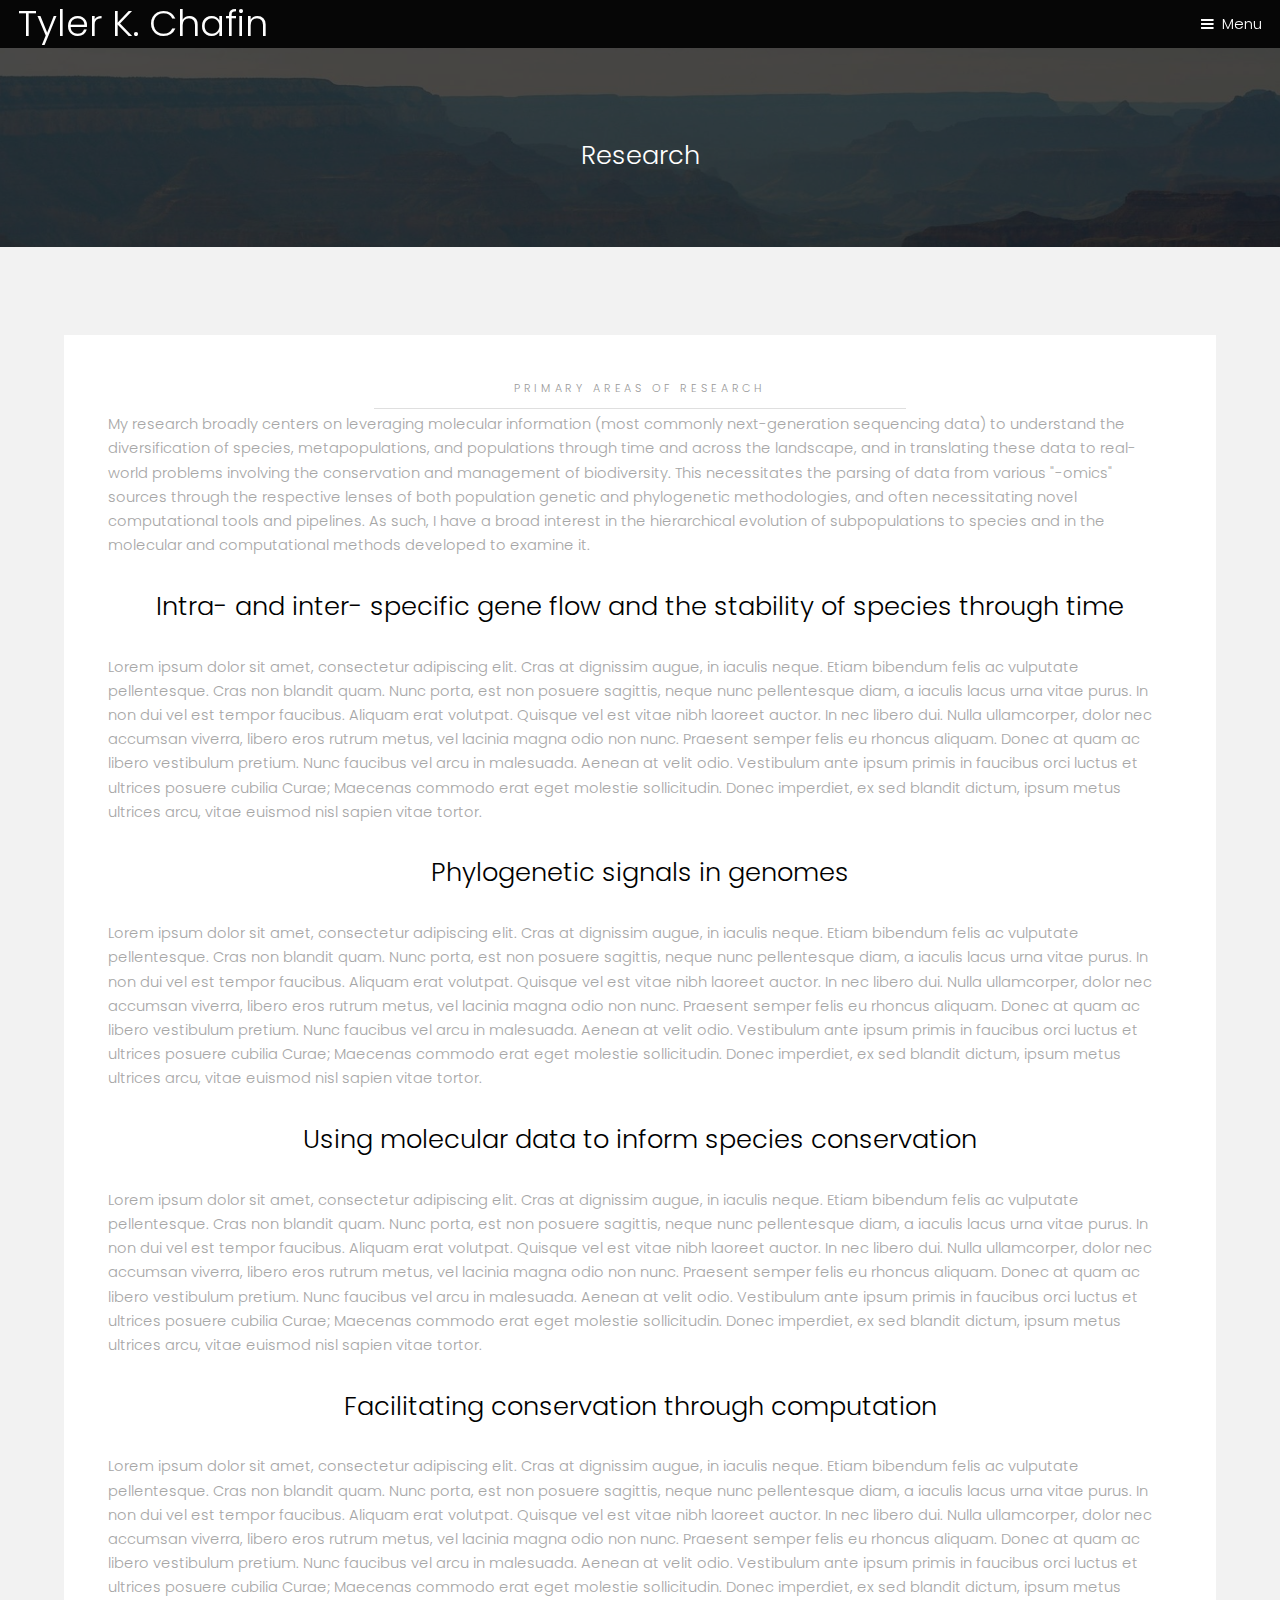
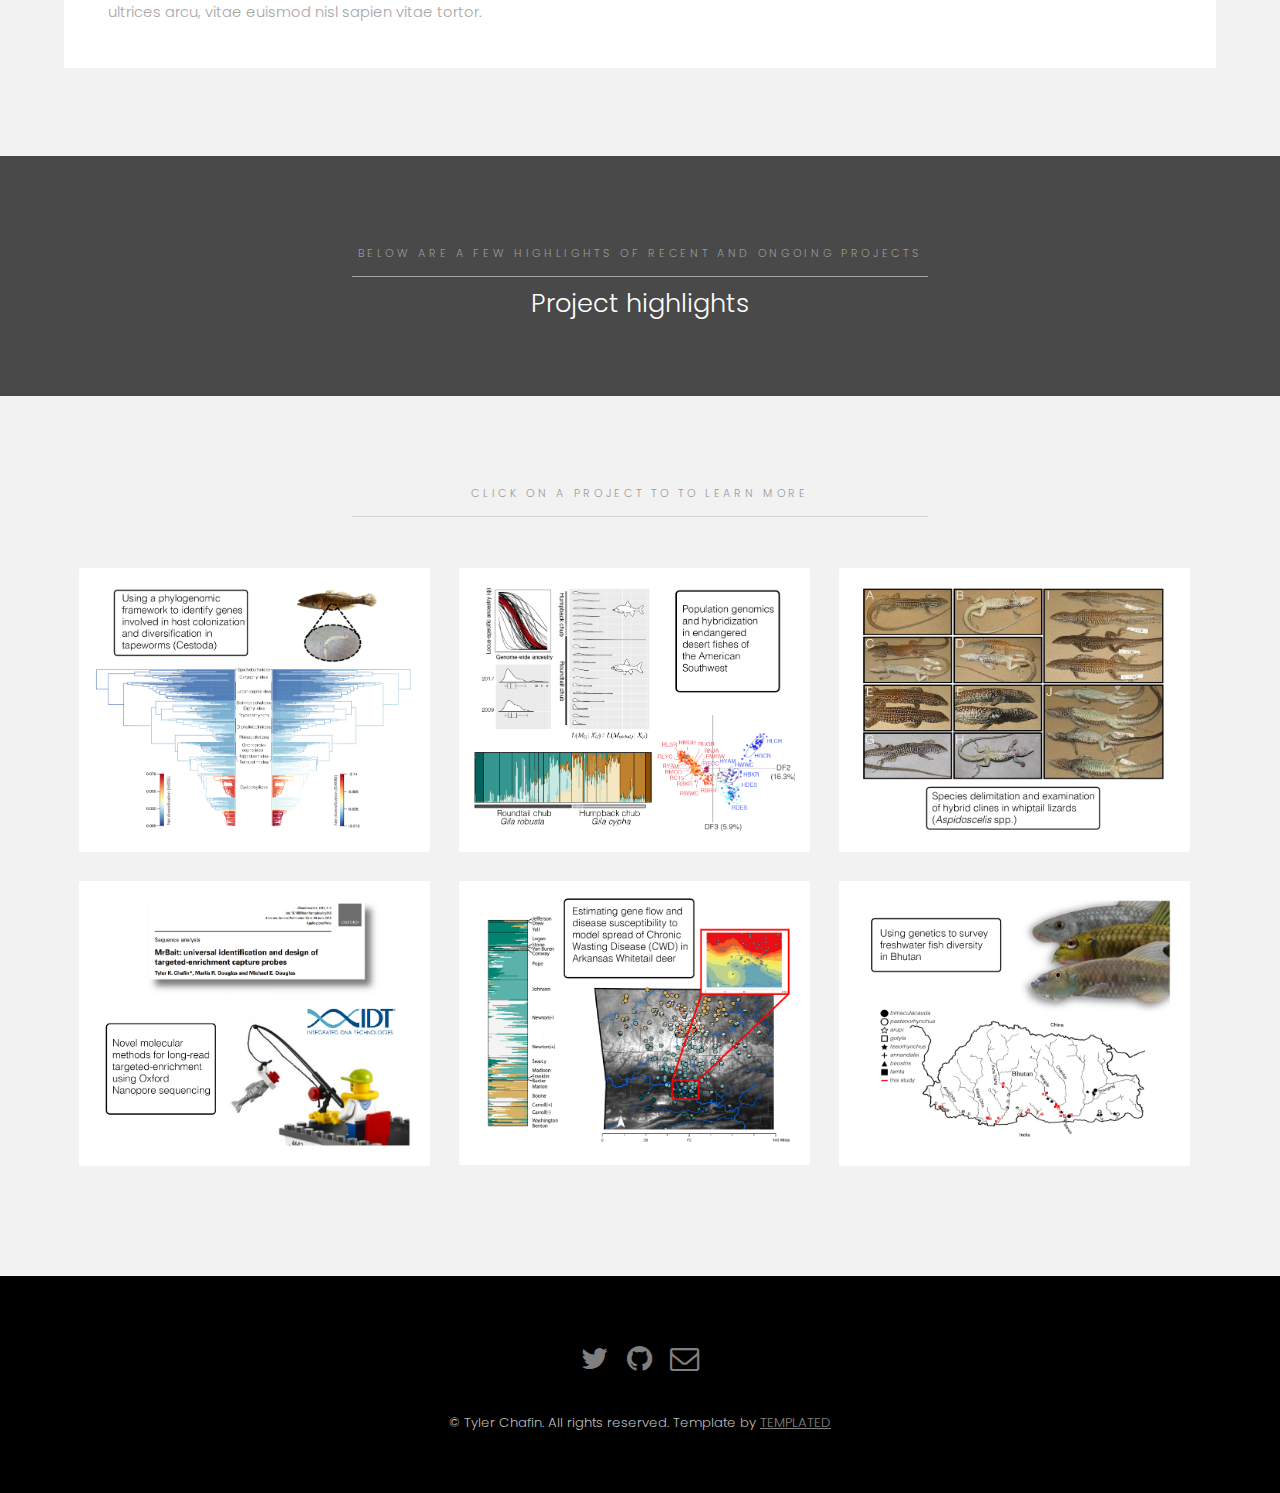
<file: research.html>
<!DOCTYPE HTML>
<!--
	Hielo by TEMPLATED
	templated.co @templatedco
	Released for free under the Creative Commons Attribution 3.0 license (templated.co/license)
-->
<html>
	<head>
		<title>Tyler K. Chafin - Research website</title>
		<meta charset="utf-8" />
		<meta name="viewport" content="width=device-width, initial-scale=1" />
		<link rel="stylesheet" href="assets/css/main.css" />
		<link rel="apple-touch-icon" sizes="180x180" href="/apple-touch-icon.png">
		<link rel="icon" type="image/png" sizes="32x32" href="/favicon-32x32.png">
		<link rel="icon" type="image/png" sizes="16x16" href="/favicon-16x16.png">
		<link rel="manifest" href="/site.webmanifest">
		<link rel="mask-icon" href="/safari-pinned-tab.svg" color="#5bbad5">
		<meta name="msapplication-TileColor" content="#da532c">
		<meta name="theme-color" content="#ffffff">
	</head>
	<body class="subpage">

		<!-- Header -->
			<header id="header">
				<div class="logo"><a href="index.html">Tyler K. Chafin</a></div>
				<a href="#menu">Menu</a>
			</header>

			<!-- Nav -->
				<nav id="menu">
					<ul class="links">
						<li><a href="index.html">Home</a></li>
						<li><a href="research.html">Research</a></li>
						<li><a href="generic.html">Software</a></li>
						<li><a href="generic.html">Publications</a></li>
						<li><a href="generic.html">Presentations</a></li>
						<li><a href="contact.html">Contact</a></li>
						<li><a href="elements.html">Elements</a></li>
					</ul>
				</nav>

		<!-- One -->
			<section id="One" class="wrapper style3">
				<div class="inner">
					<header class="align-center">
						<h2>Research</h2>
					</header>
				</div>
			</section>

		<!-- Two -->
			<section id="two" class="wrapper style2">
				<div class="inner">
					<div class="box">
						<div class="content">
							<header class="align-center">
								<p>Primary areas of research</p>
							</header>
							<p>My research broadly centers on leveraging molecular information (most commonly next-generation sequencing data) to understand the diversification of species, metapopulations, and populations through time and across the landscape, and in translating these data to real-world problems involving the conservation and management of biodiversity. This necessitates the parsing of data from various "-omics" sources through the respective lenses of both population genetic and phylogenetic methodologies, and often necessitating novel computational tools and pipelines. As such, I have a broad interest in the hierarchical evolution of subpopulations to species and in the molecular and computational methods developed to examine it.

							<header class="align-center">
								<h2>Intra- and inter- specific gene flow and the stability of species through time</h2>
							</header>
							<p>Lorem ipsum dolor sit amet, consectetur adipiscing elit. Cras at dignissim augue, in iaculis neque. Etiam bibendum felis ac vulputate pellentesque. Cras non blandit quam. Nunc porta, est non posuere sagittis, neque nunc pellentesque diam, a iaculis lacus urna vitae purus. In non dui vel est tempor faucibus. Aliquam erat volutpat. Quisque vel est vitae nibh laoreet auctor. In nec libero dui. Nulla ullamcorper, dolor nec accumsan viverra, libero eros rutrum metus, vel lacinia magna odio non nunc. Praesent semper felis eu rhoncus aliquam. Donec at quam ac libero vestibulum pretium. Nunc faucibus vel arcu in malesuada. Aenean at velit odio. Vestibulum ante ipsum primis in faucibus orci luctus et ultrices posuere cubilia Curae; Maecenas commodo erat eget molestie sollicitudin. Donec imperdiet, ex sed blandit dictum, ipsum metus ultrices arcu, vitae euismod nisl sapien vitae tortor.</p>

							<header class="align-center">
								<h2>Phylogenetic signals in genomes</h2>
							</header>
							<p>Lorem ipsum dolor sit amet, consectetur adipiscing elit. Cras at dignissim augue, in iaculis neque. Etiam bibendum felis ac vulputate pellentesque. Cras non blandit quam. Nunc porta, est non posuere sagittis, neque nunc pellentesque diam, a iaculis lacus urna vitae purus. In non dui vel est tempor faucibus. Aliquam erat volutpat. Quisque vel est vitae nibh laoreet auctor. In nec libero dui. Nulla ullamcorper, dolor nec accumsan viverra, libero eros rutrum metus, vel lacinia magna odio non nunc. Praesent semper felis eu rhoncus aliquam. Donec at quam ac libero vestibulum pretium. Nunc faucibus vel arcu in malesuada. Aenean at velit odio. Vestibulum ante ipsum primis in faucibus orci luctus et ultrices posuere cubilia Curae; Maecenas commodo erat eget molestie sollicitudin. Donec imperdiet, ex sed blandit dictum, ipsum metus ultrices arcu, vitae euismod nisl sapien vitae tortor.</p>

							<header class="align-center">
								<h2>Using molecular data to inform species conservation</h2>
							</header>
							<p>Lorem ipsum dolor sit amet, consectetur adipiscing elit. Cras at dignissim augue, in iaculis neque. Etiam bibendum felis ac vulputate pellentesque. Cras non blandit quam. Nunc porta, est non posuere sagittis, neque nunc pellentesque diam, a iaculis lacus urna vitae purus. In non dui vel est tempor faucibus. Aliquam erat volutpat. Quisque vel est vitae nibh laoreet auctor. In nec libero dui. Nulla ullamcorper, dolor nec accumsan viverra, libero eros rutrum metus, vel lacinia magna odio non nunc. Praesent semper felis eu rhoncus aliquam. Donec at quam ac libero vestibulum pretium. Nunc faucibus vel arcu in malesuada. Aenean at velit odio. Vestibulum ante ipsum primis in faucibus orci luctus et ultrices posuere cubilia Curae; Maecenas commodo erat eget molestie sollicitudin. Donec imperdiet, ex sed blandit dictum, ipsum metus ultrices arcu, vitae euismod nisl sapien vitae tortor.</p>

							<header class="align-center">
								<h2>Facilitating conservation through computation</h2>
							</header>
							<p>Lorem ipsum dolor sit amet, consectetur adipiscing elit. Cras at dignissim augue, in iaculis neque. Etiam bibendum felis ac vulputate pellentesque. Cras non blandit quam. Nunc porta, est non posuere sagittis, neque nunc pellentesque diam, a iaculis lacus urna vitae purus. In non dui vel est tempor faucibus. Aliquam erat volutpat. Quisque vel est vitae nibh laoreet auctor. In nec libero dui. Nulla ullamcorper, dolor nec accumsan viverra, libero eros rutrum metus, vel lacinia magna odio non nunc. Praesent semper felis eu rhoncus aliquam. Donec at quam ac libero vestibulum pretium. Nunc faucibus vel arcu in malesuada. Aenean at velit odio. Vestibulum ante ipsum primis in faucibus orci luctus et ultrices posuere cubilia Curae; Maecenas commodo erat eget molestie sollicitudin. Donec imperdiet, ex sed blandit dictum, ipsum metus ultrices arcu, vitae euismod nisl sapien vitae tortor.</p>


						</div>
					</div>
				</div>
			</section>

			<!-- One -->
			<section id="two" class="wrapper style3">
				<div class="inner">
					<header class="align-center">
						<p>Below are a few highlights of recent and ongoing projects</p>
						<h2>Project highlights</h2>
					</header>
				</div>
			</section>

				<script>
				<!--
				// Javascript-generated gallery.
				// make sure images and associated html pages match names

				// Function to randomly draw n elements from an array
				-->
				function getRandom(arr, n) {
					var result = new Array(n),
					len = arr.length,
					taken = new Array(len);
					if (n > len)
						throw new RangeError("getRandom: more elements taken than available");
					while (n--) {
						var x = Math.floor(Math.random() * len);
						result[n] = arr[x in taken ? taken[x] : x];
						taken[x] = --len in taken ? taken[len] : len;
					}
					return result;
				}

				function setGallery(){
					var myProjects = ['gila', 'bhutan', 'tapeworm', 'deer',
					'enrich', 'aspido'];
					choose = 6;

					chosen = getRandom(myProjects, choose);
					for (i=0; i< choose; i++){
						var k = i+1
						document.getElementById("i"+k).src = "images/highlight_" + chosen[i] + ".png";
						document.getElementById("a"+k).href= "highlight_" + chosen[i] + ".html";
					}
				}
				window.onload = setGallery;
				</script>

					<section id="three" class="wrapper style2">
						<div class="inner">
							<header class="align-center">
								<p class="special">Click on a project to to learn more</p>
							</header>
							<div class="gallery2">
								<div>
									<div class="image fit">
										<a id="a1" href="#"><img id="i1" src="#" alt="" /></a>
									</div>
								</div>
								<div>
									<div class="image fit">
										<a id="a2" href="#"><img id="i2" src="#" alt="" /></a>
									</div>
								</div>
								<div>
									<div class="image fit">
										<a id="a3" href="#"><img id="i3" src="#" alt="" /></a>
									</div>
								</div>
								<div>
									<div class="image fit">
										<a id="a4" href="#"><img id="i4" src="#" alt="" /></a>
									</div>
								</div>
								<div>
									<div class="image fit">
										<a id="a5" href="#"><img id="i5" src="#" alt="" /></a>
									</div>
								</div>
								<div>
									<div class="image fit">
										<a id="a6" href="#"><img id="i6" src="#" alt="" /></a>
									</div>
								</div>
							</div>
						</div>
					</section>

		<!-- Footer -->
		<footer id="footer">
			<div class="container">
				<ul class="icons">
					<li><a href="https://twitter.com/tylerkchafin" class="icon fa-twitter"><span class="label">Twitter</span></a></li>
					<li><a href="https://github.com/tkchafin" class="icon fa-github"><span class="label">GitHub</span></a></li>
					<li><a href="mailto:tylerkchafin@gmail.com" class="icon fa-envelope-o"><span class="label">Email</span></a></li>
				</ul>
			</div>
			<div class="copyright">
				&copy; Tyler Chafin. All rights reserved. Template by <a href="https://templated.co/"><span>TEMPLATED</span></a>
			</div>
		</footer>

		<!-- Scripts -->
			<script src="assets/js/jquery.min.js"></script>
			<script src="assets/js/jquery.scrollex.min.js"></script>
			<script src="assets/js/skel.min.js"></script>
			<script src="assets/js/util.js"></script>
			<script src="assets/js/main.js"></script>

	</body>
</html>
</file>
<file: assets/css/main.css>
@charset "UTF-8";
@import url(font-awesome.min.css);
@import url("https://fonts.googleapis.com/css?family=Poppins:300,400,500,600,700");

/*
	Hielo by TEMPLATED
	templated.co @templatedco
	Released for free under the Creative Commons Attribution 3.0 license (templated.co/license)
*/

/* Reset */

	html, body, div, span, applet, object, iframe, h1, h2, h3, h4, h5, h6, p, blockquote, pre, a, abbr, acronym, address, big, cite, code, del, dfn, em, img, ins, kbd, q, s, samp, small, strike, strong, sub, sup, tt, var, b, u, i, center, dl, dt, dd, ol, ul, li, fieldset, form, label, legend, table, caption, tbody, tfoot, thead, tr, th, td, article, aside, canvas, details, embed, figure, figcaption, footer, header, hgroup, menu, nav, output, ruby, section, summary, time, mark, audio, video {
		margin: 0;
		padding: 0;
		border: 0;
		font-size: 100%;
		font: inherit;
		vertical-align: baseline;
	}

	article, aside, details, figcaption, figure, footer, header, hgroup, menu, nav, section {
		display: block;
	}

	body {
		line-height: 1;
	}

	ol, ul {
		list-style: none;
	}

	blockquote, q {
		quotes: none;
	}

	blockquote:before, blockquote:after, q:before, q:after {
		content: '';
		content: none;
	}

	table {
		border-collapse: collapse;
		border-spacing: 0;
	}

	body {
		-webkit-text-size-adjust: none;
	}

/* Box Model */

	*, *:before, *:after {
		-moz-box-sizing: border-box;
		-webkit-box-sizing: border-box;
		box-sizing: border-box;
	}

/* Containers */

	.container {
		margin-left: auto;
		margin-right: auto;
	}

	.container.\31 25\25 {
		width: 100%;
		max-width: 100%;
		min-width: 80%;
	}

	.container.\37 5\25 {
		width: 67.5%;
	}

	.container.\35 0\25 {
		width: 45%;
	}

	.container.\32 5\25 {
		width: 22.5%;
	}

	.container {
		width: 90%;
	}

	@media screen and (max-width: 1680px) {

		.container.\31 25\25 {
			width: 100%;
			max-width: 112.5%;
			min-width: 90%;
		}

		.container.\37 5\25 {
			width: 67.5%;
		}

		.container.\35 0\25 {
			width: 45%;
		}

		.container.\32 5\25 {
			width: 22.5%;
		}

		.container {
			width: 90%;
		}

	}

	@media screen and (max-width: 1280px) {

		.container.\31 25\25 {
			width: 100%;
			max-width: 112.5%;
			min-width: 90%;
		}

		.container.\37 5\25 {
			width: 67.5%;
		}

		.container.\35 0\25 {
			width: 45%;
		}

		.container.\32 5\25 {
			width: 22.5%;
		}

		.container {
			width: 90%;
		}

	}

	@media screen and (max-width: 980px) {

		.container.\31 25\25 {
			width: 100%;
			max-width: 112.5%;
			min-width: 90%;
		}

		.container.\37 5\25 {
			width: 67.5%;
		}

		.container.\35 0\25 {
			width: 45%;
		}

		.container.\32 5\25 {
			width: 22.5%;
		}

		.container {
			width: 90%;
		}

	}

	@media screen and (max-width: 736px) {

		.container.\31 25\25 {
			width: 100%;
			max-width: 112.5%;
			min-width: 90%;
		}

		.container.\37 5\25 {
			width: 67.5%;
		}

		.container.\35 0\25 {
			width: 45%;
		}

		.container.\32 5\25 {
			width: 22.5%;
		}

		.container {
			width: 90% !important;
		}

	}

	@media screen and (max-width: 480px) {

		.container.\31 25\25 {
			width: 100%;
			max-width: 112.5%;
			min-width: 90%;
		}

		.container.\37 5\25 {
			width: 67.5%;
		}

		.container.\35 0\25 {
			width: 45%;
		}

		.container.\32 5\25 {
			width: 22.5%;
		}

		.container {
			width: 90% !important;
		}

	}

/* Grid */

	.row {
		border-bottom: solid 1px transparent;
		-moz-box-sizing: border-box;
		-webkit-box-sizing: border-box;
		box-sizing: border-box;
	}

	.row > * {
		float: left;
		-moz-box-sizing: border-box;
		-webkit-box-sizing: border-box;
		box-sizing: border-box;
	}

	.row:after, .row:before {
		content: '';
		display: block;
		clear: both;
		height: 0;
	}

	.row.uniform > * > :first-child {
		margin-top: 0;
	}

	.row.uniform > * > :last-child {
		margin-bottom: 0;
	}

	.row.\30 \25 > * {
		padding: 0 0 0 0rem;
	}

	.row.\30 \25 {
		margin: 0 0 -1px 0rem;
	}

	.row.uniform.\30 \25 > * {
		padding: 0rem 0 0 0rem;
	}

	.row.uniform.\30 \25 {
		margin: 0rem 0 -1px 0rem;
	}

	.row > * {
		padding: 0 0 0 2rem;
	}

	.row {
		margin: 0 0 -1px -2rem;
	}

	.row.uniform > * {
		padding: 2rem 0 0 2rem;
	}

	.row.uniform {
		margin: -2rem 0 -1px -2rem;
	}

	.row.\32 00\25 > * {
		padding: 0 0 0 4rem;
	}

	.row.\32 00\25 {
		margin: 0 0 -1px -4rem;
	}

	.row.uniform.\32 00\25 > * {
		padding: 4rem 0 0 4rem;
	}

	.row.uniform.\32 00\25 {
		margin: -4rem 0 -1px -4rem;
	}

	.row.\31 50\25 > * {
		padding: 0 0 0 3rem;
	}

	.row.\31 50\25 {
		margin: 0 0 -1px -3rem;
	}

	.row.uniform.\31 50\25 > * {
		padding: 3rem 0 0 3rem;
	}

	.row.uniform.\31 50\25 {
		margin: -3rem 0 -1px -3rem;
	}

	.row.\35 0\25 > * {
		padding: 0 0 0 1rem;
	}

	.row.\35 0\25 {
		margin: 0 0 -1px -1rem;
	}

	.row.uniform.\35 0\25 > * {
		padding: 1rem 0 0 1rem;
	}

	.row.uniform.\35 0\25 {
		margin: -1rem 0 -1px -1rem;
	}

	.row.\32 5\25 > * {
		padding: 0 0 0 0.5rem;
	}

	.row.\32 5\25 {
		margin: 0 0 -1px -0.5rem;
	}

	.row.uniform.\32 5\25 > * {
		padding: 0.5rem 0 0 0.5rem;
	}

	.row.uniform.\32 5\25 {
		margin: -0.5rem 0 -1px -0.5rem;
	}

	.\31 2u, .\31 2u\24 {
		width: 100%;
		clear: none;
		margin-left: 0;
	}

	.\31 1u, .\31 1u\24 {
		width: 91.6666666667%;
		clear: none;
		margin-left: 0;
	}

	.\31 0u, .\31 0u\24 {
		width: 83.3333333333%;
		clear: none;
		margin-left: 0;
	}

	.\39 u, .\39 u\24 {
		width: 75%;
		clear: none;
		margin-left: 0;
	}

	.\38 u, .\38 u\24 {
		width: 66.6666666667%;
		clear: none;
		margin-left: 0;
	}

	.\37 u, .\37 u\24 {
		width: 58.3333333333%;
		clear: none;
		margin-left: 0;
	}

	.\36 u, .\36 u\24 {
		width: 50%;
		clear: none;
		margin-left: 0;
	}

	.\35 u, .\35 u\24 {
		width: 41.6666666667%;
		clear: none;
		margin-left: 0;
	}

	.\34 u, .\34 u\24 {
		width: 33.3333333333%;
		clear: none;
		margin-left: 0;
	}

	.\33 u, .\33 u\24 {
		width: 25%;
		clear: none;
		margin-left: 0;
	}

	.\32 u, .\32 u\24 {
		width: 16.6666666667%;
		clear: none;
		margin-left: 0;
	}

	.\31 u, .\31 u\24 {
		width: 8.3333333333%;
		clear: none;
		margin-left: 0;
	}

	.\31 2u\24 + *,
	.\31 1u\24 + *,
	.\31 0u\24 + *,
	.\39 u\24 + *,
	.\38 u\24 + *,
	.\37 u\24 + *,
	.\36 u\24 + *,
	.\35 u\24 + *,
	.\34 u\24 + *,
	.\33 u\24 + *,
	.\32 u\24 + *,
	.\31 u\24 + * {
		clear: left;
	}

	.\-11u {
		margin-left: 91.66667%;
	}

	.\-10u {
		margin-left: 83.33333%;
	}

	.\-9u {
		margin-left: 75%;
	}

	.\-8u {
		margin-left: 66.66667%;
	}

	.\-7u {
		margin-left: 58.33333%;
	}

	.\-6u {
		margin-left: 50%;
	}

	.\-5u {
		margin-left: 41.66667%;
	}

	.\-4u {
		margin-left: 33.33333%;
	}

	.\-3u {
		margin-left: 25%;
	}

	.\-2u {
		margin-left: 16.66667%;
	}

	.\-1u {
		margin-left: 8.33333%;
	}

	@media screen and (max-width: 1680px) {

		.row > * {
			padding: 0 0 0 2rem;
		}

		.row {
			margin: 0 0 -1px -2rem;
		}

		.row.uniform > * {
			padding: 2rem 0 0 2rem;
		}

		.row.uniform {
			margin: -2rem 0 -1px -2rem;
		}

		.row.\32 00\25 > * {
			padding: 0 0 0 4rem;
		}

		.row.\32 00\25 {
			margin: 0 0 -1px -4rem;
		}

		.row.uniform.\32 00\25 > * {
			padding: 4rem 0 0 4rem;
		}

		.row.uniform.\32 00\25 {
			margin: -4rem 0 -1px -4rem;
		}

		.row.\31 50\25 > * {
			padding: 0 0 0 3rem;
		}

		.row.\31 50\25 {
			margin: 0 0 -1px -3rem;
		}

		.row.uniform.\31 50\25 > * {
			padding: 3rem 0 0 3rem;
		}

		.row.uniform.\31 50\25 {
			margin: -3rem 0 -1px -3rem;
		}

		.row.\35 0\25 > * {
			padding: 0 0 0 1rem;
		}

		.row.\35 0\25 {
			margin: 0 0 -1px -1rem;
		}

		.row.uniform.\35 0\25 > * {
			padding: 1rem 0 0 1rem;
		}

		.row.uniform.\35 0\25 {
			margin: -1rem 0 -1px -1rem;
		}

		.row.\32 5\25 > * {
			padding: 0 0 0 0.5rem;
		}

		.row.\32 5\25 {
			margin: 0 0 -1px -0.5rem;
		}

		.row.uniform.\32 5\25 > * {
			padding: 0.5rem 0 0 0.5rem;
		}

		.row.uniform.\32 5\25 {
			margin: -0.5rem 0 -1px -0.5rem;
		}

		.\31 2u\28xlarge\29, .\31 2u\24\28xlarge\29 {
			width: 100%;
			clear: none;
			margin-left: 0;
		}

		.\31 1u\28xlarge\29, .\31 1u\24\28xlarge\29 {
			width: 91.6666666667%;
			clear: none;
			margin-left: 0;
		}

		.\31 0u\28xlarge\29, .\31 0u\24\28xlarge\29 {
			width: 83.3333333333%;
			clear: none;
			margin-left: 0;
		}

		.\39 u\28xlarge\29, .\39 u\24\28xlarge\29 {
			width: 75%;
			clear: none;
			margin-left: 0;
		}

		.\38 u\28xlarge\29, .\38 u\24\28xlarge\29 {
			width: 66.6666666667%;
			clear: none;
			margin-left: 0;
		}

		.\37 u\28xlarge\29, .\37 u\24\28xlarge\29 {
			width: 58.3333333333%;
			clear: none;
			margin-left: 0;
		}

		.\36 u\28xlarge\29, .\36 u\24\28xlarge\29 {
			width: 50%;
			clear: none;
			margin-left: 0;
		}

		.\35 u\28xlarge\29, .\35 u\24\28xlarge\29 {
			width: 41.6666666667%;
			clear: none;
			margin-left: 0;
		}

		.\34 u\28xlarge\29, .\34 u\24\28xlarge\29 {
			width: 33.3333333333%;
			clear: none;
			margin-left: 0;
		}

		.\33 u\28xlarge\29, .\33 u\24\28xlarge\29 {
			width: 25%;
			clear: none;
			margin-left: 0;
		}

		.\32 u\28xlarge\29, .\32 u\24\28xlarge\29 {
			width: 16.6666666667%;
			clear: none;
			margin-left: 0;
		}

		.\31 u\28xlarge\29, .\31 u\24\28xlarge\29 {
			width: 8.3333333333%;
			clear: none;
			margin-left: 0;
		}

		.\31 2u\24\28xlarge\29 + *,
		.\31 1u\24\28xlarge\29 + *,
		.\31 0u\24\28xlarge\29 + *,
		.\39 u\24\28xlarge\29 + *,
		.\38 u\24\28xlarge\29 + *,
		.\37 u\24\28xlarge\29 + *,
		.\36 u\24\28xlarge\29 + *,
		.\35 u\24\28xlarge\29 + *,
		.\34 u\24\28xlarge\29 + *,
		.\33 u\24\28xlarge\29 + *,
		.\32 u\24\28xlarge\29 + *,
		.\31 u\24\28xlarge\29 + * {
			clear: left;
		}

		.\-11u\28xlarge\29 {
			margin-left: 91.66667%;
		}

		.\-10u\28xlarge\29 {
			margin-left: 83.33333%;
		}

		.\-9u\28xlarge\29 {
			margin-left: 75%;
		}

		.\-8u\28xlarge\29 {
			margin-left: 66.66667%;
		}

		.\-7u\28xlarge\29 {
			margin-left: 58.33333%;
		}

		.\-6u\28xlarge\29 {
			margin-left: 50%;
		}

		.\-5u\28xlarge\29 {
			margin-left: 41.66667%;
		}

		.\-4u\28xlarge\29 {
			margin-left: 33.33333%;
		}

		.\-3u\28xlarge\29 {
			margin-left: 25%;
		}

		.\-2u\28xlarge\29 {
			margin-left: 16.66667%;
		}

		.\-1u\28xlarge\29 {
			margin-left: 8.33333%;
		}

	}

	@media screen and (max-width: 1280px) {

		.row > * {
			padding: 0 0 0 1.5rem;
		}

		.row {
			margin: 0 0 -1px -1.5rem;
		}

		.row.uniform > * {
			padding: 1.5rem 0 0 1.5rem;
		}

		.row.uniform {
			margin: -1.5rem 0 -1px -1.5rem;
		}

		.row.\32 00\25 > * {
			padding: 0 0 0 3rem;
		}

		.row.\32 00\25 {
			margin: 0 0 -1px -3rem;
		}

		.row.uniform.\32 00\25 > * {
			padding: 3rem 0 0 3rem;
		}

		.row.uniform.\32 00\25 {
			margin: -3rem 0 -1px -3rem;
		}

		.row.\31 50\25 > * {
			padding: 0 0 0 2.25rem;
		}

		.row.\31 50\25 {
			margin: 0 0 -1px -2.25rem;
		}

		.row.uniform.\31 50\25 > * {
			padding: 2.25rem 0 0 2.25rem;
		}

		.row.uniform.\31 50\25 {
			margin: -2.25rem 0 -1px -2.25rem;
		}

		.row.\35 0\25 > * {
			padding: 0 0 0 0.75rem;
		}

		.row.\35 0\25 {
			margin: 0 0 -1px -0.75rem;
		}

		.row.uniform.\35 0\25 > * {
			padding: 0.75rem 0 0 0.75rem;
		}

		.row.uniform.\35 0\25 {
			margin: -0.75rem 0 -1px -0.75rem;
		}

		.row.\32 5\25 > * {
			padding: 0 0 0 0.375rem;
		}

		.row.\32 5\25 {
			margin: 0 0 -1px -0.375rem;
		}

		.row.uniform.\32 5\25 > * {
			padding: 0.375rem 0 0 0.375rem;
		}

		.row.uniform.\32 5\25 {
			margin: -0.375rem 0 -1px -0.375rem;
		}

		.\31 2u\28large\29, .\31 2u\24\28large\29 {
			width: 100%;
			clear: none;
			margin-left: 0;
		}

		.\31 1u\28large\29, .\31 1u\24\28large\29 {
			width: 91.6666666667%;
			clear: none;
			margin-left: 0;
		}

		.\31 0u\28large\29, .\31 0u\24\28large\29 {
			width: 83.3333333333%;
			clear: none;
			margin-left: 0;
		}

		.\39 u\28large\29, .\39 u\24\28large\29 {
			width: 75%;
			clear: none;
			margin-left: 0;
		}

		.\38 u\28large\29, .\38 u\24\28large\29 {
			width: 66.6666666667%;
			clear: none;
			margin-left: 0;
		}

		.\37 u\28large\29, .\37 u\24\28large\29 {
			width: 58.3333333333%;
			clear: none;
			margin-left: 0;
		}

		.\36 u\28large\29, .\36 u\24\28large\29 {
			width: 50%;
			clear: none;
			margin-left: 0;
		}

		.\35 u\28large\29, .\35 u\24\28large\29 {
			width: 41.6666666667%;
			clear: none;
			margin-left: 0;
		}

		.\34 u\28large\29, .\34 u\24\28large\29 {
			width: 33.3333333333%;
			clear: none;
			margin-left: 0;
		}

		.\33 u\28large\29, .\33 u\24\28large\29 {
			width: 25%;
			clear: none;
			margin-left: 0;
		}

		.\32 u\28large\29, .\32 u\24\28large\29 {
			width: 16.6666666667%;
			clear: none;
			margin-left: 0;
		}

		.\31 u\28large\29, .\31 u\24\28large\29 {
			width: 8.3333333333%;
			clear: none;
			margin-left: 0;
		}

		.\31 2u\24\28large\29 + *,
		.\31 1u\24\28large\29 + *,
		.\31 0u\24\28large\29 + *,
		.\39 u\24\28large\29 + *,
		.\38 u\24\28large\29 + *,
		.\37 u\24\28large\29 + *,
		.\36 u\24\28large\29 + *,
		.\35 u\24\28large\29 + *,
		.\34 u\24\28large\29 + *,
		.\33 u\24\28large\29 + *,
		.\32 u\24\28large\29 + *,
		.\31 u\24\28large\29 + * {
			clear: left;
		}

		.\-11u\28large\29 {
			margin-left: 91.66667%;
		}

		.\-10u\28large\29 {
			margin-left: 83.33333%;
		}

		.\-9u\28large\29 {
			margin-left: 75%;
		}

		.\-8u\28large\29 {
			margin-left: 66.66667%;
		}

		.\-7u\28large\29 {
			margin-left: 58.33333%;
		}

		.\-6u\28large\29 {
			margin-left: 50%;
		}

		.\-5u\28large\29 {
			margin-left: 41.66667%;
		}

		.\-4u\28large\29 {
			margin-left: 33.33333%;
		}

		.\-3u\28large\29 {
			margin-left: 25%;
		}

		.\-2u\28large\29 {
			margin-left: 16.66667%;
		}

		.\-1u\28large\29 {
			margin-left: 8.33333%;
		}

	}

	@media screen and (max-width: 980px) {

		.row > * {
			padding: 0 0 0 1.5rem;
		}

		.row {
			margin: 0 0 -1px -1.5rem;
		}

		.row.uniform > * {
			padding: 1.5rem 0 0 1.5rem;
		}

		.row.uniform {
			margin: -1.5rem 0 -1px -1.5rem;
		}

		.row.\32 00\25 > * {
			padding: 0 0 0 3rem;
		}

		.row.\32 00\25 {
			margin: 0 0 -1px -3rem;
		}

		.row.uniform.\32 00\25 > * {
			padding: 3rem 0 0 3rem;
		}

		.row.uniform.\32 00\25 {
			margin: -3rem 0 -1px -3rem;
		}

		.row.\31 50\25 > * {
			padding: 0 0 0 2.25rem;
		}

		.row.\31 50\25 {
			margin: 0 0 -1px -2.25rem;
		}

		.row.uniform.\31 50\25 > * {
			padding: 2.25rem 0 0 2.25rem;
		}

		.row.uniform.\31 50\25 {
			margin: -2.25rem 0 -1px -2.25rem;
		}

		.row.\35 0\25 > * {
			padding: 0 0 0 0.75rem;
		}

		.row.\35 0\25 {
			margin: 0 0 -1px -0.75rem;
		}

		.row.uniform.\35 0\25 > * {
			padding: 0.75rem 0 0 0.75rem;
		}

		.row.uniform.\35 0\25 {
			margin: -0.75rem 0 -1px -0.75rem;
		}

		.row.\32 5\25 > * {
			padding: 0 0 0 0.375rem;
		}

		.row.\32 5\25 {
			margin: 0 0 -1px -0.375rem;
		}

		.row.uniform.\32 5\25 > * {
			padding: 0.375rem 0 0 0.375rem;
		}

		.row.uniform.\32 5\25 {
			margin: -0.375rem 0 -1px -0.375rem;
		}

		.\31 2u\28medium\29, .\31 2u\24\28medium\29 {
			width: 100%;
			clear: none;
			margin-left: 0;
		}

		.\31 1u\28medium\29, .\31 1u\24\28medium\29 {
			width: 91.6666666667%;
			clear: none;
			margin-left: 0;
		}

		.\31 0u\28medium\29, .\31 0u\24\28medium\29 {
			width: 83.3333333333%;
			clear: none;
			margin-left: 0;
		}

		.\39 u\28medium\29, .\39 u\24\28medium\29 {
			width: 75%;
			clear: none;
			margin-left: 0;
		}

		.\38 u\28medium\29, .\38 u\24\28medium\29 {
			width: 66.6666666667%;
			clear: none;
			margin-left: 0;
		}

		.\37 u\28medium\29, .\37 u\24\28medium\29 {
			width: 58.3333333333%;
			clear: none;
			margin-left: 0;
		}

		.\36 u\28medium\29, .\36 u\24\28medium\29 {
			width: 50%;
			clear: none;
			margin-left: 0;
		}

		.\35 u\28medium\29, .\35 u\24\28medium\29 {
			width: 41.6666666667%;
			clear: none;
			margin-left: 0;
		}

		.\34 u\28medium\29, .\34 u\24\28medium\29 {
			width: 33.3333333333%;
			clear: none;
			margin-left: 0;
		}

		.\33 u\28medium\29, .\33 u\24\28medium\29 {
			width: 25%;
			clear: none;
			margin-left: 0;
		}

		.\32 u\28medium\29, .\32 u\24\28medium\29 {
			width: 16.6666666667%;
			clear: none;
			margin-left: 0;
		}

		.\31 u\28medium\29, .\31 u\24\28medium\29 {
			width: 8.3333333333%;
			clear: none;
			margin-left: 0;
		}

		.\31 2u\24\28medium\29 + *,
		.\31 1u\24\28medium\29 + *,
		.\31 0u\24\28medium\29 + *,
		.\39 u\24\28medium\29 + *,
		.\38 u\24\28medium\29 + *,
		.\37 u\24\28medium\29 + *,
		.\36 u\24\28medium\29 + *,
		.\35 u\24\28medium\29 + *,
		.\34 u\24\28medium\29 + *,
		.\33 u\24\28medium\29 + *,
		.\32 u\24\28medium\29 + *,
		.\31 u\24\28medium\29 + * {
			clear: left;
		}

		.\-11u\28medium\29 {
			margin-left: 91.66667%;
		}

		.\-10u\28medium\29 {
			margin-left: 83.33333%;
		}

		.\-9u\28medium\29 {
			margin-left: 75%;
		}

		.\-8u\28medium\29 {
			margin-left: 66.66667%;
		}

		.\-7u\28medium\29 {
			margin-left: 58.33333%;
		}

		.\-6u\28medium\29 {
			margin-left: 50%;
		}

		.\-5u\28medium\29 {
			margin-left: 41.66667%;
		}

		.\-4u\28medium\29 {
			margin-left: 33.33333%;
		}

		.\-3u\28medium\29 {
			margin-left: 25%;
		}

		.\-2u\28medium\29 {
			margin-left: 16.66667%;
		}

		.\-1u\28medium\29 {
			margin-left: 8.33333%;
		}

	}

	@media screen and (max-width: 736px) {

		.row > * {
			padding: 0 0 0 1.25rem;
		}

		.row {
			margin: 0 0 -1px -1.25rem;
		}

		.row.uniform > * {
			padding: 1.25rem 0 0 1.25rem;
		}

		.row.uniform {
			margin: -1.25rem 0 -1px -1.25rem;
		}

		.row.\32 00\25 > * {
			padding: 0 0 0 2.5rem;
		}

		.row.\32 00\25 {
			margin: 0 0 -1px -2.5rem;
		}

		.row.uniform.\32 00\25 > * {
			padding: 2.5rem 0 0 2.5rem;
		}

		.row.uniform.\32 00\25 {
			margin: -2.5rem 0 -1px -2.5rem;
		}

		.row.\31 50\25 > * {
			padding: 0 0 0 1.875rem;
		}

		.row.\31 50\25 {
			margin: 0 0 -1px -1.875rem;
		}

		.row.uniform.\31 50\25 > * {
			padding: 1.875rem 0 0 1.875rem;
		}

		.row.uniform.\31 50\25 {
			margin: -1.875rem 0 -1px -1.875rem;
		}

		.row.\35 0\25 > * {
			padding: 0 0 0 0.625rem;
		}

		.row.\35 0\25 {
			margin: 0 0 -1px -0.625rem;
		}

		.row.uniform.\35 0\25 > * {
			padding: 0.625rem 0 0 0.625rem;
		}

		.row.uniform.\35 0\25 {
			margin: -0.625rem 0 -1px -0.625rem;
		}

		.row.\32 5\25 > * {
			padding: 0 0 0 0.3125rem;
		}

		.row.\32 5\25 {
			margin: 0 0 -1px -0.3125rem;
		}

		.row.uniform.\32 5\25 > * {
			padding: 0.3125rem 0 0 0.3125rem;
		}

		.row.uniform.\32 5\25 {
			margin: -0.3125rem 0 -1px -0.3125rem;
		}

		.\31 2u\28small\29, .\31 2u\24\28small\29 {
			width: 100%;
			clear: none;
			margin-left: 0;
		}

		.\31 1u\28small\29, .\31 1u\24\28small\29 {
			width: 91.6666666667%;
			clear: none;
			margin-left: 0;
		}

		.\31 0u\28small\29, .\31 0u\24\28small\29 {
			width: 83.3333333333%;
			clear: none;
			margin-left: 0;
		}

		.\39 u\28small\29, .\39 u\24\28small\29 {
			width: 75%;
			clear: none;
			margin-left: 0;
		}

		.\38 u\28small\29, .\38 u\24\28small\29 {
			width: 66.6666666667%;
			clear: none;
			margin-left: 0;
		}

		.\37 u\28small\29, .\37 u\24\28small\29 {
			width: 58.3333333333%;
			clear: none;
			margin-left: 0;
		}

		.\36 u\28small\29, .\36 u\24\28small\29 {
			width: 50%;
			clear: none;
			margin-left: 0;
		}

		.\35 u\28small\29, .\35 u\24\28small\29 {
			width: 41.6666666667%;
			clear: none;
			margin-left: 0;
		}

		.\34 u\28small\29, .\34 u\24\28small\29 {
			width: 33.3333333333%;
			clear: none;
			margin-left: 0;
		}

		.\33 u\28small\29, .\33 u\24\28small\29 {
			width: 25%;
			clear: none;
			margin-left: 0;
		}

		.\32 u\28small\29, .\32 u\24\28small\29 {
			width: 16.6666666667%;
			clear: none;
			margin-left: 0;
		}

		.\31 u\28small\29, .\31 u\24\28small\29 {
			width: 8.3333333333%;
			clear: none;
			margin-left: 0;
		}

		.\31 2u\24\28small\29 + *,
		.\31 1u\24\28small\29 + *,
		.\31 0u\24\28small\29 + *,
		.\39 u\24\28small\29 + *,
		.\38 u\24\28small\29 + *,
		.\37 u\24\28small\29 + *,
		.\36 u\24\28small\29 + *,
		.\35 u\24\28small\29 + *,
		.\34 u\24\28small\29 + *,
		.\33 u\24\28small\29 + *,
		.\32 u\24\28small\29 + *,
		.\31 u\24\28small\29 + * {
			clear: left;
		}

		.\-11u\28small\29 {
			margin-left: 91.66667%;
		}

		.\-10u\28small\29 {
			margin-left: 83.33333%;
		}

		.\-9u\28small\29 {
			margin-left: 75%;
		}

		.\-8u\28small\29 {
			margin-left: 66.66667%;
		}

		.\-7u\28small\29 {
			margin-left: 58.33333%;
		}

		.\-6u\28small\29 {
			margin-left: 50%;
		}

		.\-5u\28small\29 {
			margin-left: 41.66667%;
		}

		.\-4u\28small\29 {
			margin-left: 33.33333%;
		}

		.\-3u\28small\29 {
			margin-left: 25%;
		}

		.\-2u\28small\29 {
			margin-left: 16.66667%;
		}

		.\-1u\28small\29 {
			margin-left: 8.33333%;
		}

	}

	@media screen and (max-width: 480px) {

		.row > * {
			padding: 0 0 0 1.25rem;
		}

		.row {
			margin: 0 0 -1px -1.25rem;
		}

		.row.uniform > * {
			padding: 1.25rem 0 0 1.25rem;
		}

		.row.uniform {
			margin: -1.25rem 0 -1px -1.25rem;
		}

		.row.\32 00\25 > * {
			padding: 0 0 0 2.5rem;
		}

		.row.\32 00\25 {
			margin: 0 0 -1px -2.5rem;
		}

		.row.uniform.\32 00\25 > * {
			padding: 2.5rem 0 0 2.5rem;
		}

		.row.uniform.\32 00\25 {
			margin: -2.5rem 0 -1px -2.5rem;
		}

		.row.\31 50\25 > * {
			padding: 0 0 0 1.875rem;
		}

		.row.\31 50\25 {
			margin: 0 0 -1px -1.875rem;
		}

		.row.uniform.\31 50\25 > * {
			padding: 1.875rem 0 0 1.875rem;
		}

		.row.uniform.\31 50\25 {
			margin: -1.875rem 0 -1px -1.875rem;
		}

		.row.\35 0\25 > * {
			padding: 0 0 0 0.625rem;
		}

		.row.\35 0\25 {
			margin: 0 0 -1px -0.625rem;
		}

		.row.uniform.\35 0\25 > * {
			padding: 0.625rem 0 0 0.625rem;
		}

		.row.uniform.\35 0\25 {
			margin: -0.625rem 0 -1px -0.625rem;
		}

		.row.\32 5\25 > * {
			padding: 0 0 0 0.3125rem;
		}

		.row.\32 5\25 {
			margin: 0 0 -1px -0.3125rem;
		}

		.row.uniform.\32 5\25 > * {
			padding: 0.3125rem 0 0 0.3125rem;
		}

		.row.uniform.\32 5\25 {
			margin: -0.3125rem 0 -1px -0.3125rem;
		}

		.\31 2u\28xsmall\29, .\31 2u\24\28xsmall\29 {
			width: 100%;
			clear: none;
			margin-left: 0;
		}

		.\31 1u\28xsmall\29, .\31 1u\24\28xsmall\29 {
			width: 91.6666666667%;
			clear: none;
			margin-left: 0;
		}

		.\31 0u\28xsmall\29, .\31 0u\24\28xsmall\29 {
			width: 83.3333333333%;
			clear: none;
			margin-left: 0;
		}

		.\39 u\28xsmall\29, .\39 u\24\28xsmall\29 {
			width: 75%;
			clear: none;
			margin-left: 0;
		}

		.\38 u\28xsmall\29, .\38 u\24\28xsmall\29 {
			width: 66.6666666667%;
			clear: none;
			margin-left: 0;
		}

		.\37 u\28xsmall\29, .\37 u\24\28xsmall\29 {
			width: 58.3333333333%;
			clear: none;
			margin-left: 0;
		}

		.\36 u\28xsmall\29, .\36 u\24\28xsmall\29 {
			width: 50%;
			clear: none;
			margin-left: 0;
		}

		.\35 u\28xsmall\29, .\35 u\24\28xsmall\29 {
			width: 41.6666666667%;
			clear: none;
			margin-left: 0;
		}

		.\34 u\28xsmall\29, .\34 u\24\28xsmall\29 {
			width: 33.3333333333%;
			clear: none;
			margin-left: 0;
		}

		.\33 u\28xsmall\29, .\33 u\24\28xsmall\29 {
			width: 25%;
			clear: none;
			margin-left: 0;
		}

		.\32 u\28xsmall\29, .\32 u\24\28xsmall\29 {
			width: 16.6666666667%;
			clear: none;
			margin-left: 0;
		}

		.\31 u\28xsmall\29, .\31 u\24\28xsmall\29 {
			width: 8.3333333333%;
			clear: none;
			margin-left: 0;
		}

		.\31 2u\24\28xsmall\29 + *,
		.\31 1u\24\28xsmall\29 + *,
		.\31 0u\24\28xsmall\29 + *,
		.\39 u\24\28xsmall\29 + *,
		.\38 u\24\28xsmall\29 + *,
		.\37 u\24\28xsmall\29 + *,
		.\36 u\24\28xsmall\29 + *,
		.\35 u\24\28xsmall\29 + *,
		.\34 u\24\28xsmall\29 + *,
		.\33 u\24\28xsmall\29 + *,
		.\32 u\24\28xsmall\29 + *,
		.\31 u\24\28xsmall\29 + * {
			clear: left;
		}

		.\-11u\28xsmall\29 {
			margin-left: 91.66667%;
		}

		.\-10u\28xsmall\29 {
			margin-left: 83.33333%;
		}

		.\-9u\28xsmall\29 {
			margin-left: 75%;
		}

		.\-8u\28xsmall\29 {
			margin-left: 66.66667%;
		}

		.\-7u\28xsmall\29 {
			margin-left: 58.33333%;
		}

		.\-6u\28xsmall\29 {
			margin-left: 50%;
		}

		.\-5u\28xsmall\29 {
			margin-left: 41.66667%;
		}

		.\-4u\28xsmall\29 {
			margin-left: 33.33333%;
		}

		.\-3u\28xsmall\29 {
			margin-left: 25%;
		}

		.\-2u\28xsmall\29 {
			margin-left: 16.66667%;
		}

		.\-1u\28xsmall\29 {
			margin-left: 8.33333%;
		}

	}

/* Basic */

	@-ms-viewport {
		width: device-width;
	}

	body {
		-ms-overflow-style: scrollbar;
	}

	@media screen and (max-width: 480px) {

		html, body {
			min-width: 320px;
		}

	}

	body {
		background: #fff;
	}

		body.is-loading *, body.is-loading *:before, body.is-loading *:after {
			-moz-animation: none !important;
			-webkit-animation: none !important;
			-ms-animation: none !important;
			animation: none !important;
			-moz-transition: none !important;
			-webkit-transition: none !important;
			-ms-transition: none !important;
			transition: none !important;
		}

/* Type */

	html {
		font-size: 13pt;
	}

		@media screen and (max-width: 1680px) {

			html {
				font-size: 11pt;
			}

		}

		@media screen and (max-width: 1280px) {

			html {
				font-size: 11pt;
			}

		}

		@media screen and (max-width: 980px) {

			html {
				font-size: 12pt;
			}

		}

		@media screen and (max-width: 736px) {

			html {
				font-size: 12pt;
			}

		}

		@media screen and (max-width: 480px) {

			html {
				font-size: 12pt;
			}

		}

	body {
		background-color: #fff;
		color: #444;
	}

	body, input, select, textarea {
		font-family: "Poppins", sans-serif;
		font-weight: 300;
		font-size: 1rem;
		line-height: 1.65;
	}

	a {
		text-decoration: underline;
	}

		a:hover {
			text-decoration: none;
		}

	strong, b {
		font-weight: 600;
	}

	em, i {
		font-style: italic;
	}

	p {
		margin: 0 0 2rem 0;
	}

		p.special {
			text-transform: uppercase;
			font-size: .75rem;
			font-weight: 300;
			margin: 0 0 .5rem 0;
			padding: 0 0 1rem 0;
			letter-spacing: .25rem;
		}

			p.special:after {
				content: '';
				position: absolute;
				margin: auto;
				right: 0;
				bottom: 0;
				left: 0;
				width: 50%;
				height: 1px;
				background-color: rgba(0, 0, 0, 0.125);
			}

	h1, h2, h3, h4, h5, h6 {
		font-weight: 300;
		line-height: 1.5;
		margin: 0 0 1rem 0;
	}

		h1 a, h2 a, h3 a, h4 a, h5 a, h6 a {
			color: inherit;
			text-decoration: none;
		}

	h2 {
		font-size: 1.75rem;
	}

	h3 {
		font-size: 1.35rem;
	}

	h4 {
		font-size: 1.1rem;
	}

	h5 {
		font-size: 0.9rem;
	}

	h6 {
		font-size: 0.7rem;
	}

	sub {
		font-size: 0.8rem;
		position: relative;
		top: 0.5rem;
	}

	sup {
		font-size: 0.8rem;
		position: relative;
		top: -0.5rem;
	}

	blockquote {
		border-left: solid 4px;
		font-style: italic;
		margin: 0 0 2rem 0;
		padding: 0.5rem 0 0.5rem 2rem;
	}

	code {
		border-radius: 2px;
		border: solid 1px;
		font-family: "Courier New", monospace;
		font-size: 0.9rem;
		margin: 0 0.25rem;
		padding: 0.25rem 0.65rem;
	}

	pre {
		-webkit-overflow-scrolling: touch;
		font-family: "Courier New", monospace;
		font-size: 0.9rem;
		margin: 0 0 2rem 0;
	}

		pre code {
			display: block;
			line-height: 1.75;
			padding: 1rem 1.5rem;
			overflow-x: auto;
		}

	hr {
		border: 0;
		border-bottom: solid 1px;
		margin: 2rem 0;
	}

		hr.major {
			margin: 3rem 0;
		}

	.align-left {
		text-align: left;
	}

	.align-center {
		text-align: center;
	}

	.align-right {
		text-align: right;
	}

	input, select, textarea {
		color: #555;
	}

	a {
		color: #8a4680;
	}

	strong, b {
		color: #555;
	}

	h1, h2, h3, h4, h5, h6 {
		color: #555;
	}

	blockquote {
		border-left-color: rgba(144, 144, 144, 0.25);
	}

	code {
		background: rgba(144, 144, 144, 0.075);
		border-color: rgba(144, 144, 144, 0.25);
	}

	hr {
		border-bottom-color: rgba(144, 144, 144, 0.25);
	}

/* Box */

	.box {
		margin-bottom: 2rem;
		background: #FFF;
		height: 100%;
	}

		.box .image.fit {
			margin: 0;
			border-radius: 0;
		}

			.box .image.fit img {
				border-radius: 0;
			}

		.box header h2 {
			margin-bottom: 2rem;
		}

		.box header p {
			text-transform: uppercase;
			font-size: .75rem;
			font-weight: 300;
			margin: 0 0 .25rem 0;
			padding: 0 0 .75rem 0;
			letter-spacing: .25rem;
		}

			.box header p:after {
				content: '';
				position: absolute;
				margin: auto;
				right: 0;
				bottom: 0;
				left: 0;
				width: 50%;
				height: 1px;
				background-color: rgba(0, 0, 0, 0.125);
			}

		.box .content {
			padding: 3rem;
		}

		.box > :last-child,
		.box > :last-child > :last-child,
		.box > :last-child > :last-child > :last-child {
			margin-bottom: 0;
		}

		.box.alt {
			border: 0;
			border-radius: 0;
			padding: 0;
		}


	.box {
		border-color: rgba(144, 144, 144, 0.25);
	}

/* Button */

	input[type="submit"],
	input[type="reset"],
	input[type="button"],
	button,
	.button {
		-moz-appearance: none;
		-webkit-appearance: none;
		-ms-appearance: none;
		appearance: none;
		-moz-transition: background-color 0.2s ease-in-out, color 0.2s ease-in-out;
		-webkit-transition: background-color 0.2s ease-in-out, color 0.2s ease-in-out;
		-ms-transition: background-color 0.2s ease-in-out, color 0.2s ease-in-out;
		transition: background-color 0.2s ease-in-out, color 0.2s ease-in-out;
		border-radius: 2px;
		border: 0;
		cursor: pointer;
		display: inline-block;
		font-weight: 300;
		height: 2.85rem;
		line-height: 2.95rem;
		padding: 0 1.5rem;
		text-align: center;
		text-decoration: none;
		text-transform: uppercase;
		white-space: nowrap;
	}

		input[type="submit"].icon,
		input[type="reset"].icon,
		input[type="button"].icon,
		button.icon,
		.button.icon {
			padding-left: 1.35rem;
		}

			input[type="submit"].icon:before,
			input[type="reset"].icon:before,
			input[type="button"].icon:before,
			button.icon:before,
			.button.icon:before {
				margin-right: 0.5rem;
			}

		input[type="submit"].fit,
		input[type="reset"].fit,
		input[type="button"].fit,
		button.fit,
		.button.fit {
			display: block;
			margin: 0 0 1rem 0;
			width: 100%;
		}

		input[type="submit"].small,
		input[type="reset"].small,
		input[type="button"].small,
		button.small,
		.button.small {
			font-size: 0.8rem;
		}

		input[type="submit"].big,
		input[type="reset"].big,
		input[type="button"].big,
		button.big,
		.button.big {
			font-size: 1.35rem;
		}

		input[type="submit"].disabled, input[type="submit"]:disabled,
		input[type="reset"].disabled,
		input[type="reset"]:disabled,
		input[type="button"].disabled,
		input[type="button"]:disabled,
		button.disabled,
		button:disabled,
		.button.disabled,
		.button:disabled {
			-moz-pointer-events: none;
			-webkit-pointer-events: none;
			-ms-pointer-events: none;
			pointer-events: none;
			opacity: 0.25;
		}

		@media screen and (max-width: 480px) {

			input[type="submit"],
			input[type="reset"],
			input[type="button"],
			button,
			.button {
				padding: 0;
				width: 100%;
			}

		}

	input[type="submit"],
	input[type="reset"],
	input[type="button"],
	button,
	.button {
		background-color: #f2f2f2;
		color: #000 !important;
	}

		input[type="submit"]:hover,
		input[type="reset"]:hover,
		input[type="button"]:hover,
		button:hover,
		.button:hover {
			background-color: white;
		}

		input[type="submit"]:active,
		input[type="reset"]:active,
		input[type="button"]:active,
		button:active,
		.button:active {
			background-color: #e5e5e5;
		}

		input[type="submit"].alt,
		input[type="reset"].alt,
		input[type="button"].alt,
		button.alt,
		.button.alt {
			background-color: transparent;
			box-shadow: inset 0 0 0 2px rgba(144, 144, 144, 0.25);
			color: #555 !important;
		}

			input[type="submit"].alt:hover,
			input[type="reset"].alt:hover,
			input[type="button"].alt:hover,
			button.alt:hover,
			.button.alt:hover {
				background-color: rgba(144, 144, 144, 0.075);
			}

			input[type="submit"].alt:active,
			input[type="reset"].alt:active,
			input[type="button"].alt:active,
			button.alt:active,
			.button.alt:active {
				background-color: rgba(144, 144, 144, 0.2);
			}

			input[type="submit"].alt.icon:before,
			input[type="reset"].alt.icon:before,
			input[type="button"].alt.icon:before,
			button.alt.icon:before,
			.button.alt.icon:before {
				color: #bbb;
			}

		input[type="submit"].special,
		input[type="reset"].special,
		input[type="button"].special,
		button.special,
		.button.special {
			background-color: #8a4680;
			color: #ffffff !important;
		}

			input[type="submit"].special:hover,
			input[type="reset"].special:hover,
			input[type="button"].special:hover,
			button.special:hover,
			.button.special:hover {
				background-color: #9b4f90;
			}

			input[type="submit"].special:active,
			input[type="reset"].special:active,
			input[type="button"].special:active,
			button.special:active,
			.button.special:active {
				background-color: #793d70;
			}

/* Form */

	form {
		margin: 0 0 2rem 0;
	}

	label {
		display: block;
		font-size: 0.9rem;
		font-weight: 700;
		margin: 0 0 1rem 0;
	}

	input[type="text"],
	input[type="password"],
	input[type="email"],
	select,
	textarea {
		-moz-appearance: none;
		-webkit-appearance: none;
		-ms-appearance: none;
		appearance: none;
		border-radius: 2px;
		border: none;
		border: solid 1px;
		color: inherit;
		display: block;
		outline: 0;
		padding: 0 1rem;
		text-decoration: none;
		width: 100%;
	}

		input[type="text"]:invalid,
		input[type="password"]:invalid,
		input[type="email"]:invalid,
		select:invalid,
		textarea:invalid {
			box-shadow: none;
		}

	.select-wrapper {
		text-decoration: none;
		display: block;
		position: relative;
	}

		.select-wrapper:before {
			-moz-osx-font-smoothing: grayscale;
			-webkit-font-smoothing: antialiased;
			font-family: FontAwesome;
			font-style: normal;
			font-weight: normal;
			text-transform: none !important;
		}

		.select-wrapper:before {
			content: '\f078';
			display: block;
			height: 2.75rem;
			line-height: 2.75rem;
			pointer-events: none;
			position: absolute;
			right: 0;
			text-align: center;
			top: 0;
			width: 2.75rem;
		}

		.select-wrapper select::-ms-expand {
			display: none;
		}

	input[type="text"],
	input[type="password"],
	input[type="email"],
	select {
		height: 2.75rem;
	}

	textarea {
		padding: 0.75rem 1rem;
	}

	input[type="checkbox"],
	input[type="radio"] {
		-moz-appearance: none;
		-webkit-appearance: none;
		-ms-appearance: none;
		appearance: none;
		display: block;
		float: left;
		margin-right: -2rem;
		opacity: 0;
		width: 1rem;
		z-index: -1;
	}

		input[type="checkbox"] + label,
		input[type="radio"] + label {
			text-decoration: none;
			cursor: pointer;
			display: inline-block;
			font-size: 1rem;
			font-weight: 400;
			padding-left: 2.4rem;
			padding-right: 0.75rem;
			position: relative;
		}

			input[type="checkbox"] + label:before,
			input[type="radio"] + label:before {
				-moz-osx-font-smoothing: grayscale;
				-webkit-font-smoothing: antialiased;
				font-family: FontAwesome;
				font-style: normal;
				font-weight: normal;
				text-transform: none !important;
			}

			input[type="checkbox"] + label:before,
			input[type="radio"] + label:before {
				border-radius: 2px;
				border: solid 1px;
				content: '';
				display: inline-block;
				height: 1.65rem;
				left: 0;
				line-height: 1.58125rem;
				position: absolute;
				text-align: center;
				top: 0;
				width: 1.65rem;
			}

		input[type="checkbox"]:checked + label:before,
		input[type="radio"]:checked + label:before {
			content: '\f00c';
		}

	input[type="checkbox"] + label:before {
		border-radius: 2px;
	}

	input[type="radio"] + label:before {
		border-radius: 100%;
	}

	::-webkit-input-placeholder {
		opacity: 1.0;
	}

	:-moz-placeholder {
		opacity: 1.0;
	}

	::-moz-placeholder {
		opacity: 1.0;
	}

	:-ms-input-placeholder {
		opacity: 1.0;
	}

	.formerize-placeholder {
		opacity: 1.0;
	}

	label {
		color: #555;
	}

	input[type="text"],
	input[type="password"],
	input[type="email"],
	select,
	textarea {
		background: rgba(144, 144, 144, 0.075);
		border-color: rgba(144, 144, 144, 0.25);
	}

		input[type="text"]:focus,
		input[type="password"]:focus,
		input[type="email"]:focus,
		select:focus,
		textarea:focus {
			border-color: #8a4680;
			box-shadow: 0 0 0 1px #8a4680;
		}

	.select-wrapper:before {
		color: rgba(144, 144, 144, 0.25);
	}

	input[type="checkbox"] + label,
	input[type="radio"] + label {
		color: #444;
	}

		input[type="checkbox"] + label:before,
		input[type="radio"] + label:before {
			background: rgba(144, 144, 144, 0.075);
			border-color: rgba(144, 144, 144, 0.25);
		}

	input[type="checkbox"]:checked + label:before,
	input[type="radio"]:checked + label:before {
		background-color: #8a4680;
		border-color: #8a4680;
		color: #ffffff;
	}

	input[type="checkbox"]:focus + label:before,
	input[type="radio"]:focus + label:before {
		border-color: #8a4680;
		box-shadow: 0 0 0 1px #8a4680;
	}

	::-webkit-input-placeholder {
		color: #bbb !important;
	}

	:-moz-placeholder {
		color: #bbb !important;
	}

	::-moz-placeholder {
		color: #bbb !important;
	}

	:-ms-input-placeholder {
		color: #bbb !important;
	}

	.formerize-placeholder {
		color: #bbb !important;
	}

/* Icon */

	.icon {
		text-decoration: none;
		border-bottom: none;
		position: relative;
	}

		.icon:before {
			-moz-osx-font-smoothing: grayscale;
			-webkit-font-smoothing: antialiased;
			font-family: FontAwesome;
			font-style: normal;
			font-weight: normal;
			text-transform: none !important;
		}

		.icon > .label {
			display: none;
		}

/* Image */

	.image {
		border-radius: 2px;
		border: 0;
		display: inline-block;
		position: relative;
	}

		.image img {
			border-radius: 2px;
			display: block;
		}

		.image.left, .image.right {
			max-width: 40%;
		}

			.image.left img, .image.right img {
				width: 100%;
			}

		.image.left {
			float: left;
			margin: 0 1.5rem 1rem 0;
			top: 0.25rem;
		}

		.image.right {
			float: right;
			margin: 0 0 1rem 1.5rem;
			top: 0.25rem;
		}

		.image.fit {
			display: block;
			margin: 0 0 2rem 0;
			width: 100%;
		}

			.image.fit img {
				width: 100%;
			}

		.image.main {
			display: block;
			margin: 0 0 3rem 0;
			width: 100%;
		}

			.image.main img {
				width: 100%;
			}

/* List */

	ol {
		list-style: decimal;
		margin: 0 0 2rem 0;
		padding-left: 1.25rem;
	}

		ol li {
			padding-left: 0.25rem;
		}

	ul {
		list-style: disc;
		margin: 0 0 2rem 0;
		padding-left: 1rem;
	}

		ul li {
			padding-left: 0.5rem;
		}

		ul.alt {
			list-style: none;
			padding-left: 0;
		}

			ul.alt li {
				border-top: solid 1px;
				padding: 0.5rem 0;
			}

				ul.alt li:first-child {
					border-top: 0;
					padding-top: 0;
				}

		ul.icons {
			cursor: default;
			list-style: none;
			padding-left: 0;
		}

			ul.icons li {
				display: inline-block;
				padding: 0 1rem 0 0;
			}

				ul.icons li:last-child {
					padding-right: 0;
				}

				ul.icons li .icon:before {
					font-size: 2rem;
				}

		ul.actions {
			cursor: default;
			list-style: none;
			padding-left: 0;
		}

			ul.actions li {
				display: inline-block;
				padding: 0 1rem 0 0;
				vertical-align: middle;
			}

				ul.actions li:last-child {
					padding-right: 0;
				}

			ul.actions.small li {
				padding: 0 0.5rem 0 0;
			}

			ul.actions.vertical li {
				display: block;
				padding: 1rem 0 0 0;
			}

				ul.actions.vertical li:first-child {
					padding-top: 0;
				}

				ul.actions.vertical li > * {
					margin-bottom: 0;
				}

			ul.actions.vertical.small li {
				padding: 0.5rem 0 0 0;
			}

				ul.actions.vertical.small li:first-child {
					padding-top: 0;
				}

			ul.actions.fit {
				display: table;
				margin-left: -1rem;
				padding: 0;
				table-layout: fixed;
				width: calc(100% + 1rem);
			}

				ul.actions.fit li {
					display: table-cell;
					padding: 0 0 0 1rem;
				}

					ul.actions.fit li > * {
						margin-bottom: 0;
					}

				ul.actions.fit.small {
					margin-left: -0.5rem;
					width: calc(100% + 0.5rem);
				}

					ul.actions.fit.small li {
						padding: 0 0 0 0.5rem;
					}

			@media screen and (max-width: 480px) {

				ul.actions {
					margin: 0 0 2rem 0;
				}

					ul.actions li {
						padding: 1rem 0 0 0;
						display: block;
						text-align: center;
						width: 100%;
					}

						ul.actions li:first-child {
							padding-top: 0;
						}

						ul.actions li > * {
							width: 100%;
							margin: 0 !important;
						}

							ul.actions li > *.icon:before {
								margin-left: -2rem;
							}

					ul.actions.small li {
						padding: 0.5rem 0 0 0;
					}

						ul.actions.small li:first-child {
							padding-top: 0;
						}

			}

	dl {
		margin: 0 0 2rem 0;
	}

		dl dt {
			display: block;
			font-weight: 700;
			margin: 0 0 1rem 0;
		}

		dl dd {
			margin-left: 2rem;
		}

	ul.alt li {
		border-top-color: rgba(144, 144, 144, 0.25);
	}

/* Section/Article */

	section.special, article.special {
		text-align: center;
	}

	header p {
		position: relative;
		margin: 0 0 1.5rem 0;
	}

	header h2 + p {
		font-size: 1.25rem;
		margin-top: -1rem;
	}

	header h3 + p {
		font-size: 1.1rem;
		margin-top: -0.8rem;
	}

	header h4 + p,
	header h5 + p,
	header h6 + p {
		font-size: 0.9rem;
		margin-top: -0.6rem;
	}

	header p {
		color: #bbb;
	}

/* Table */

	.table-wrapper {
		-webkit-overflow-scrolling: touch;
		overflow-x: auto;
	}

	table {
		margin: 0 0 2rem 0;
		width: 100%;
	}

		table tbody tr {
			border: solid 1px;
			border-left: 0;
			border-right: 0;
		}

		table td {
			padding: 0.75rem 0.75rem;
		}

		table th {
			font-size: 0.9rem;
			font-weight: 700;
			padding: 0 0.75rem 0.75rem 0.75rem;
			text-align: left;
		}

		table thead {
			border-bottom: solid 2px;
		}

		table tfoot {
			border-top: solid 2px;
		}

		table.alt {
			border-collapse: separate;
		}

			table.alt tbody tr td {
				border: solid 1px;
				border-left-width: 0;
				border-top-width: 0;
			}

				table.alt tbody tr td:first-child {
					border-left-width: 1px;
				}

			table.alt tbody tr:first-child td {
				border-top-width: 1px;
			}

			table.alt thead {
				border-bottom: 0;
			}

			table.alt tfoot {
				border-top: 0;
			}

	table tbody tr {
		border-color: rgba(144, 144, 144, 0.25);
	}

		table tbody tr:nth-child(2n + 1) {
			background-color: rgba(144, 144, 144, 0.075);
		}

	table th {
		color: #555;
	}

	table thead {
		border-bottom-color: rgba(144, 144, 144, 0.25);
	}

	table tfoot {
		border-top-color: rgba(144, 144, 144, 0.25);
	}

	table.alt tbody tr td {
		border-color: rgba(144, 144, 144, 0.25);
	}

/* Wrapper */

	.wrapper {
		padding: 6rem 0 4rem 0 ;
		position: relative;
		margin: 0;
	}

		.wrapper > .inner {
			margin: 0 auto;
			width: 80rem;
		}

		.wrapper.style1 {
			background-color: #8a4680;
			color: #e2d1df;
		}

			.wrapper.style1 input, .wrapper.style1 select, .wrapper.style1 textarea {
				color: #ffffff;
			}

			.wrapper.style1 a {
				color: #ffffff;
			}

			.wrapper.style1 strong, .wrapper.style1 b {
				color: #ffffff;
			}

			.wrapper.style1 h1, .wrapper.style1 h2, .wrapper.style1 h3, .wrapper.style1 h4, .wrapper.style1 h5, .wrapper.style1 h6 {
				color: #ffffff;
			}

			.wrapper.style1 blockquote {
				border-left-color: rgba(255, 255, 255, 0.25);
			}

			.wrapper.style1 code {
				background: rgba(255, 255, 255, 0.075);
				border-color: rgba(255, 255, 255, 0.25);
			}

			.wrapper.style1 hr {
				border-bottom-color: rgba(255, 255, 255, 0.25);
			}

			.wrapper.style1 .box {
				border-color: rgba(255, 255, 255, 0.25);
			}

			.wrapper.style1 input[type="submit"],
			.wrapper.style1 input[type="reset"],
			.wrapper.style1 input[type="button"],
			.wrapper.style1 button,
			.wrapper.style1 .button {
				background-color: #f2f2f2;
				color: #000 !important;
			}

				.wrapper.style1 input[type="submit"]:hover,
				.wrapper.style1 input[type="reset"]:hover,
				.wrapper.style1 input[type="button"]:hover,
				.wrapper.style1 button:hover,
				.wrapper.style1 .button:hover {
					background-color: white;
				}

				.wrapper.style1 input[type="submit"]:active,
				.wrapper.style1 input[type="reset"]:active,
				.wrapper.style1 input[type="button"]:active,
				.wrapper.style1 button:active,
				.wrapper.style1 .button:active {
					background-color: #e5e5e5;
				}

				.wrapper.style1 input[type="submit"].alt,
				.wrapper.style1 input[type="reset"].alt,
				.wrapper.style1 input[type="button"].alt,
				.wrapper.style1 button.alt,
				.wrapper.style1 .button.alt {
					background-color: transparent;
					box-shadow: inset 0 0 0 2px rgba(255, 255, 255, 0.25);
					color: #ffffff !important;
				}

					.wrapper.style1 input[type="submit"].alt:hover,
					.wrapper.style1 input[type="reset"].alt:hover,
					.wrapper.style1 input[type="button"].alt:hover,
					.wrapper.style1 button.alt:hover,
					.wrapper.style1 .button.alt:hover {
						background-color: rgba(255, 255, 255, 0.075);
					}

					.wrapper.style1 input[type="submit"].alt:active,
					.wrapper.style1 input[type="reset"].alt:active,
					.wrapper.style1 input[type="button"].alt:active,
					.wrapper.style1 button.alt:active,
					.wrapper.style1 .button.alt:active {
						background-color: rgba(255, 255, 255, 0.2);
					}

					.wrapper.style1 input[type="submit"].alt.icon:before,
					.wrapper.style1 input[type="reset"].alt.icon:before,
					.wrapper.style1 input[type="button"].alt.icon:before,
					.wrapper.style1 button.alt.icon:before,
					.wrapper.style1 .button.alt.icon:before {
						color: #d0b5cc;
					}

				.wrapper.style1 input[type="submit"].special,
				.wrapper.style1 input[type="reset"].special,
				.wrapper.style1 input[type="button"].special,
				.wrapper.style1 button.special,
				.wrapper.style1 .button.special {
					background-color: #ffffff;
					color: #8a4680 !important;
				}

			.wrapper.style1 label {
				color: #ffffff;
			}

			.wrapper.style1 input[type="text"],
			.wrapper.style1 input[type="password"],
			.wrapper.style1 input[type="email"],
			.wrapper.style1 select,
			.wrapper.style1 textarea {
				background: rgba(255, 255, 255, 0.075);
				border-color: rgba(255, 255, 255, 0.25);
			}

				.wrapper.style1 input[type="text"]:focus,
				.wrapper.style1 input[type="password"]:focus,
				.wrapper.style1 input[type="email"]:focus,
				.wrapper.style1 select:focus,
				.wrapper.style1 textarea:focus {
					border-color: #ffffff;
					box-shadow: 0 0 0 1px #ffffff;
				}

			.wrapper.style1 .select-wrapper:before {
				color: rgba(255, 255, 255, 0.25);
			}

			.wrapper.style1 input[type="checkbox"] + label,
			.wrapper.style1 input[type="radio"] + label {
				color: #e2d1df;
			}

				.wrapper.style1 input[type="checkbox"] + label:before,
				.wrapper.style1 input[type="radio"] + label:before {
					background: rgba(255, 255, 255, 0.075);
					border-color: rgba(255, 255, 255, 0.25);
				}

			.wrapper.style1 input[type="checkbox"]:checked + label:before,
			.wrapper.style1 input[type="radio"]:checked + label:before {
				background-color: #ffffff;
				border-color: #ffffff;
				color: #8a4680;
			}

			.wrapper.style1 input[type="checkbox"]:focus + label:before,
			.wrapper.style1 input[type="radio"]:focus + label:before {
				border-color: #ffffff;
				box-shadow: 0 0 0 1px #ffffff;
			}

			.wrapper.style1 ::-webkit-input-placeholder {
				color: #d0b5cc !important;
			}

			.wrapper.style1 :-moz-placeholder {
				color: #d0b5cc !important;
			}

			.wrapper.style1 ::-moz-placeholder {
				color: #d0b5cc !important;
			}

			.wrapper.style1 :-ms-input-placeholder {
				color: #d0b5cc !important;
			}

			.wrapper.style1 .formerize-placeholder {
				color: #d0b5cc !important;
			}

			.wrapper.style1 ul.alt li {
				border-top-color: rgba(255, 255, 255, 0.25);
			}

			.wrapper.style1 header p {
				color: #d0b5cc;
			}

			.wrapper.style1 table tbody tr {
				border-color: rgba(255, 255, 255, 0.25);
			}

				.wrapper.style1 table tbody tr:nth-child(2n + 1) {
					background-color: rgba(255, 255, 255, 0.075);
				}

			.wrapper.style1 table th {
				color: #ffffff;
			}

			.wrapper.style1 table thead {
				border-bottom-color: rgba(255, 255, 255, 0.25);
			}

			.wrapper.style1 table tfoot {
				border-top-color: rgba(255, 255, 255, 0.25);
			}

			.wrapper.style1 table.alt tbody tr td {
				border-color: rgba(255, 255, 255, 0.25);
			}

		.wrapper.style2 {
			background-color: #f2f2f2;
			color: #a6a6a6;
		}

			.wrapper.style2 input, .wrapper.style2 select, .wrapper.style2 textarea {
				color: #000;
			}

			.wrapper.style2 a {
				color: #8a4680;
			}

			.wrapper.style2 strong, .wrapper.style2 b {
				color: #000;
			}

			.wrapper.style2 h1, .wrapper.style2 h2, .wrapper.style2 h3, .wrapper.style2 h4, .wrapper.style2 h5, .wrapper.style2 h6 {
				color: #000;
			}

			.wrapper.style2 blockquote {
				border-left-color: rgba(0, 0, 0, 0.15);
			}

			.wrapper.style2 code {
				background: rgba(0, 0, 0, 0.075);
				border-color: rgba(0, 0, 0, 0.15);
			}

			.wrapper.style2 hr {
				border-bottom-color: rgba(0, 0, 0, 0.15);
			}

			.wrapper.style2 .box {
				border-color: rgba(0, 0, 0, 0.15);
			}

			.wrapper.style2 input[type="submit"],
			.wrapper.style2 input[type="reset"],
			.wrapper.style2 input[type="button"],
			.wrapper.style2 button,
			.wrapper.style2 .button {
				background-color: #000;
				color: #f2f2f2 !important;
			}

				.wrapper.style2 input[type="submit"].alt,
				.wrapper.style2 input[type="reset"].alt,
				.wrapper.style2 input[type="button"].alt,
				.wrapper.style2 button.alt,
				.wrapper.style2 .button.alt {
					background-color: transparent;
					box-shadow: inset 0 0 0 2px rgba(0, 0, 0, 0.15);
					color: #000 !important;
				}

					.wrapper.style2 input[type="submit"].alt:hover,
					.wrapper.style2 input[type="reset"].alt:hover,
					.wrapper.style2 input[type="button"].alt:hover,
					.wrapper.style2 button.alt:hover,
					.wrapper.style2 .button.alt:hover {
						background-color: rgba(0, 0, 0, 0.075);
					}

					.wrapper.style2 input[type="submit"].alt:active,
					.wrapper.style2 input[type="reset"].alt:active,
					.wrapper.style2 input[type="button"].alt:active,
					.wrapper.style2 button.alt:active,
					.wrapper.style2 .button.alt:active {
						background-color: rgba(0, 0, 0, 0.2);
					}

					.wrapper.style2 input[type="submit"].alt.icon:before,
					.wrapper.style2 input[type="reset"].alt.icon:before,
					.wrapper.style2 input[type="button"].alt.icon:before,
					.wrapper.style2 button.alt.icon:before,
					.wrapper.style2 .button.alt.icon:before {
						color: #999999;
					}

				.wrapper.style2 input[type="submit"].special,
				.wrapper.style2 input[type="reset"].special,
				.wrapper.style2 input[type="button"].special,
				.wrapper.style2 button.special,
				.wrapper.style2 .button.special {
					background-color: #8a4680;
					color: #ffffff !important;
				}

					.wrapper.style2 input[type="submit"].special:hover,
					.wrapper.style2 input[type="reset"].special:hover,
					.wrapper.style2 input[type="button"].special:hover,
					.wrapper.style2 button.special:hover,
					.wrapper.style2 .button.special:hover {
						background-color: #9b4f90;
					}

					.wrapper.style2 input[type="submit"].special:active,
					.wrapper.style2 input[type="reset"].special:active,
					.wrapper.style2 input[type="button"].special:active,
					.wrapper.style2 button.special:active,
					.wrapper.style2 .button.special:active {
						background-color: #793d70;
					}

			.wrapper.style2 label {
				color: #000;
			}

			.wrapper.style2 input[type="text"],
			.wrapper.style2 input[type="password"],
			.wrapper.style2 input[type="email"],
			.wrapper.style2 select,
			.wrapper.style2 textarea {
				background: rgba(0, 0, 0, 0.075);
				border-color: rgba(0, 0, 0, 0.15);
			}

				.wrapper.style2 input[type="text"]:focus,
				.wrapper.style2 input[type="password"]:focus,
				.wrapper.style2 input[type="email"]:focus,
				.wrapper.style2 select:focus,
				.wrapper.style2 textarea:focus {
					border-color: #8a4680;
					box-shadow: 0 0 0 1px #8a4680;
				}

			.wrapper.style2 .select-wrapper:before {
				color: rgba(0, 0, 0, 0.15);
			}

			.wrapper.style2 input[type="checkbox"] + label,
			.wrapper.style2 input[type="radio"] + label {
				color: #a6a6a6;
			}

				.wrapper.style2 input[type="checkbox"] + label:before,
				.wrapper.style2 input[type="radio"] + label:before {
					background: rgba(0, 0, 0, 0.075);
					border-color: rgba(0, 0, 0, 0.15);
				}

			.wrapper.style2 input[type="checkbox"]:checked + label:before,
			.wrapper.style2 input[type="radio"]:checked + label:before {
				background-color: #8a4680;
				border-color: #8a4680;
				color: #ffffff;
			}

			.wrapper.style2 input[type="checkbox"]:focus + label:before,
			.wrapper.style2 input[type="radio"]:focus + label:before {
				border-color: #8a4680;
				box-shadow: 0 0 0 1px #8a4680;
			}

			.wrapper.style2 ::-webkit-input-placeholder {
				color: #999999 !important;
			}

			.wrapper.style2 :-moz-placeholder {
				color: #999999 !important;
			}

			.wrapper.style2 ::-moz-placeholder {
				color: #999999 !important;
			}

			.wrapper.style2 :-ms-input-placeholder {
				color: #999999 !important;
			}

			.wrapper.style2 .formerize-placeholder {
				color: #999999 !important;
			}

			.wrapper.style2 ul.alt li {
				border-top-color: rgba(0, 0, 0, 0.15);
			}

			.wrapper.style2 header p {
				color: #999999;
			}

			.wrapper.style2 table tbody tr {
				border-color: rgba(0, 0, 0, 0.15);
			}

				.wrapper.style2 table tbody tr:nth-child(2n + 1) {
					background-color: rgba(0, 0, 0, 0.075);
				}

			.wrapper.style2 table th {
				color: #000;
			}

			.wrapper.style2 table thead {
				border-bottom-color: rgba(0, 0, 0, 0.15);
			}

			.wrapper.style2 table tfoot {
				border-top-color: rgba(0, 0, 0, 0.15);
			}

			.wrapper.style2 table.alt tbody tr td {
				border-color: rgba(0, 0, 0, 0.15);
			}

		.wrapper.style3 {
			background-color: #000;
			color: #bfbfbf;
			background-image: url(../../images/bg.jpg);
			background-size: cover;
			background-attachment: fixed;
			background-position: center;
			position: relative;
		}

			.wrapper.style3 input, .wrapper.style3 select, .wrapper.style3 textarea {
				color: #ffffff;
			}

			.wrapper.style3 a {
				color: #8a4680;
			}

			.wrapper.style3 strong, .wrapper.style3 b {
				color: #ffffff;
			}

			.wrapper.style3 h1, .wrapper.style3 h2, .wrapper.style3 h3, .wrapper.style3 h4, .wrapper.style3 h5, .wrapper.style3 h6 {
				color: #ffffff;
			}

			.wrapper.style3 blockquote {
				border-left-color: rgba(255, 255, 255, 0.25);
			}

			.wrapper.style3 code {
				background: rgba(255, 255, 255, 0.075);
				border-color: rgba(255, 255, 255, 0.25);
			}

			.wrapper.style3 hr {
				border-bottom-color: rgba(255, 255, 255, 0.25);
			}

			.wrapper.style3 .box {
				border-color: rgba(255, 255, 255, 0.25);
			}

			.wrapper.style3 input[type="submit"],
			.wrapper.style3 input[type="reset"],
			.wrapper.style3 input[type="button"],
			.wrapper.style3 button,
			.wrapper.style3 .button {
				background-color: #f2f2f2;
				color: #000 !important;
			}

				.wrapper.style3 input[type="submit"]:hover,
				.wrapper.style3 input[type="reset"]:hover,
				.wrapper.style3 input[type="button"]:hover,
				.wrapper.style3 button:hover,
				.wrapper.style3 .button:hover {
					background-color: white;
				}

				.wrapper.style3 input[type="submit"]:active,
				.wrapper.style3 input[type="reset"]:active,
				.wrapper.style3 input[type="button"]:active,
				.wrapper.style3 button:active,
				.wrapper.style3 .button:active {
					background-color: #e5e5e5;
				}

				.wrapper.style3 input[type="submit"].alt,
				.wrapper.style3 input[type="reset"].alt,
				.wrapper.style3 input[type="button"].alt,
				.wrapper.style3 button.alt,
				.wrapper.style3 .button.alt {
					background-color: transparent;
					box-shadow: inset 0 0 0 2px rgba(255, 255, 255, 0.25);
					color: #ffffff !important;
				}

					.wrapper.style3 input[type="submit"].alt:hover,
					.wrapper.style3 input[type="reset"].alt:hover,
					.wrapper.style3 input[type="button"].alt:hover,
					.wrapper.style3 button.alt:hover,
					.wrapper.style3 .button.alt:hover {
						background-color: rgba(255, 255, 255, 0.075);
					}

					.wrapper.style3 input[type="submit"].alt:active,
					.wrapper.style3 input[type="reset"].alt:active,
					.wrapper.style3 input[type="button"].alt:active,
					.wrapper.style3 button.alt:active,
					.wrapper.style3 .button.alt:active {
						background-color: rgba(255, 255, 255, 0.2);
					}

					.wrapper.style3 input[type="submit"].alt.icon:before,
					.wrapper.style3 input[type="reset"].alt.icon:before,
					.wrapper.style3 input[type="button"].alt.icon:before,
					.wrapper.style3 button.alt.icon:before,
					.wrapper.style3 .button.alt.icon:before {
						color: #999999;
					}

				.wrapper.style3 input[type="submit"].special,
				.wrapper.style3 input[type="reset"].special,
				.wrapper.style3 input[type="button"].special,
				.wrapper.style3 button.special,
				.wrapper.style3 .button.special {
					background-color: #8a4680;
					color: #ffffff !important;
				}

					.wrapper.style3 input[type="submit"].special:hover,
					.wrapper.style3 input[type="reset"].special:hover,
					.wrapper.style3 input[type="button"].special:hover,
					.wrapper.style3 button.special:hover,
					.wrapper.style3 .button.special:hover {
						background-color: #9b4f90;
					}

					.wrapper.style3 input[type="submit"].special:active,
					.wrapper.style3 input[type="reset"].special:active,
					.wrapper.style3 input[type="button"].special:active,
					.wrapper.style3 button.special:active,
					.wrapper.style3 .button.special:active {
						background-color: #793d70;
					}

			.wrapper.style3 label {
				color: #ffffff;
			}

			.wrapper.style3 input[type="text"],
			.wrapper.style3 input[type="password"],
			.wrapper.style3 input[type="email"],
			.wrapper.style3 select,
			.wrapper.style3 textarea {
				background: rgba(255, 255, 255, 0.075);
				border-color: rgba(255, 255, 255, 0.25);
			}

				.wrapper.style3 input[type="text"]:focus,
				.wrapper.style3 input[type="password"]:focus,
				.wrapper.style3 input[type="email"]:focus,
				.wrapper.style3 select:focus,
				.wrapper.style3 textarea:focus {
					border-color: #8a4680;
					box-shadow: 0 0 0 1px #8a4680;
				}

			.wrapper.style3 .select-wrapper:before {
				color: rgba(255, 255, 255, 0.25);
			}

			.wrapper.style3 input[type="checkbox"] + label,
			.wrapper.style3 input[type="radio"] + label {
				color: #bfbfbf;
			}

				.wrapper.style3 input[type="checkbox"] + label:before,
				.wrapper.style3 input[type="radio"] + label:before {
					background: rgba(255, 255, 255, 0.075);
					border-color: rgba(255, 255, 255, 0.25);
				}

			.wrapper.style3 input[type="checkbox"]:checked + label:before,
			.wrapper.style3 input[type="radio"]:checked + label:before {
				background-color: #8a4680;
				border-color: #8a4680;
				color: #ffffff;
			}

			.wrapper.style3 input[type="checkbox"]:focus + label:before,
			.wrapper.style3 input[type="radio"]:focus + label:before {
				border-color: #8a4680;
				box-shadow: 0 0 0 1px #8a4680;
			}

			.wrapper.style3 ::-webkit-input-placeholder {
				color: #999999 !important;
			}

			.wrapper.style3 :-moz-placeholder {
				color: #999999 !important;
			}

			.wrapper.style3 ::-moz-placeholder {
				color: #999999 !important;
			}

			.wrapper.style3 :-ms-input-placeholder {
				color: #999999 !important;
			}

			.wrapper.style3 .formerize-placeholder {
				color: #999999 !important;
			}

			.wrapper.style3 ul.alt li {
				border-top-color: rgba(255, 255, 255, 0.25);
			}

			.wrapper.style3 header p {
				color: #999999;
			}

			.wrapper.style3 table tbody tr {
				border-color: rgba(255, 255, 255, 0.25);
			}

				.wrapper.style3 table tbody tr:nth-child(2n + 1) {
					background-color: rgba(255, 255, 255, 0.075);
				}

			.wrapper.style3 table th {
				color: #ffffff;
			}

			.wrapper.style3 table thead {
				border-bottom-color: rgba(255, 255, 255, 0.25);
			}

			.wrapper.style3 table tfoot {
				border-top-color: rgba(255, 255, 255, 0.25);
			}

			.wrapper.style3 table.alt tbody tr td {
				border-color: rgba(255, 255, 255, 0.25);
			}

			.wrapper.style3 .inner {
				position: relative;
				z-index: 2;
			}

			.wrapper.style3 p {
				text-transform: uppercase;
				font-size: .75rem;
				font-weight: 300;
				margin: 0 0 .5rem 0;
				padding: 0 0 1rem 0;
				letter-spacing: .25rem;
			}

				.wrapper.style3 p:after {
					content: '';
					position: absolute;
					margin: auto;
					right: 0;
					bottom: 0;
					left: 0;
					width: 50%;
					height: 1px;
					background-color: rgba(255, 255, 255, 0.5);
				}

			.wrapper.style3:before {
				-moz-transition: opacity 3s ease;
				-webkit-transition: opacity 3s ease;
				-ms-transition: opacity 3s ease;
				transition: opacity 3s ease;
				-moz-transition-delay: 1.25s;
				-webkit-transition-delay: 1.25s;
				-ms-transition-delay: 1.25s;
				transition-delay: 1.25s;
				content: '';
				display: block;
				background-color: rgba(0, 0, 0, 0.95);
				height: 100%;
				left: 0;
				opacity: 0.75;
				position: absolute;
				top: 0;
				width: 100%;
				z-index: 1;
			}

		@media screen and (max-width: 1280px) {

			.wrapper > .inner {
				width: 90%;
			}

		}

		@media screen and (max-width: 980px) {

			.wrapper > .inner {
				width: 90%;
			}

			.wrapper.style3 {
				background-attachment: scroll;
			}

		}

		@media screen and (max-width: 736px) {

			.wrapper {
				padding: 3rem 0 1rem 0 ;
			}

		}

/* Flexgrid */

	.grid-style {
		width: 100%;
		margin: 0 0 2.5rem 0;
		display: -moz-flex;
		display: -webkit-flex;
		display: -ms-flex;
		display: flex;
		-moz-flex-wrap: wrap;
		-webkit-flex-wrap: wrap;
		-ms-flex-wrap: wrap;
		flex-wrap: wrap;
		-moz-align-items: stretch;
		-webkit-align-items: stretch;
		-ms-align-items: stretch;
		align-items: stretch;
	}

	.grid-style > * {
		-moz-flex-shrink: 1;
		-webkit-flex-shrink: 1;
		-ms-flex-shrink: 1;
		flex-shrink: 1;
		-moz-flex-grow: 0;
		-webkit-flex-grow: 0;
		-ms-flex-grow: 0;
		flex-grow: 0;
	}

		.grid-style > * {
			width: calc(100%);
		}

		.grid-style > * {
			padding: 2rem;
			width: calc(33% + 2rem);
		}

		.grid-style > :nth-child(-n + 2) {
			padding-top: 0;
		}

		.grid-style > :nth-last-child(-n + 2) {
			padding-bottom: 0;
		}

		.grid-style > :nth-child(2n + 1) {
			padding-left: 0;
		}

		.grid-style > :nth-child(2n) {
			padding-right: 0;
		}

		.grid-style > :nth-child(2n + 1),
		.grid-style > :nth-child(2n) {
			padding: 1rem;
			width: calc(33% + 0rem);
		}

		.grid-style .box {
			margin: 0;
		}

		@media screen and (max-width: 3000px) {

			.grid-style > * {
				-moz-flex-shrink: 1;
				-webkit-flex-shrink: 1;
				-ms-flex-shrink: 1;
				flex-shrink: 1;
				-moz-flex-grow: 0;
				-webkit-flex-grow: 0;
				-ms-flex-grow: 0;
				flex-grow: 0;
			}

			.grid-style > * {
				width: 33%;
			}

			.grid-style > * {
				padding: 2rem;
				width: calc(33% + 2rem);
			}

			.grid-style > :nth-child(-n + 2) {
				padding-top: 0;
			}

			.grid-style > :nth-last-child(-n + 2) {
				padding-bottom: 0;
			}

			.grid-style > :nth-child(2n + 1) {
				padding-left: 0;
			}

			.grid-style > :nth-child(2n) {
				padding-right: 0;
			}

			.grid-style > :nth-child(2n + 1),
			.grid-style > :nth-child(2n) {
				padding: 1rem;
				width: calc(33% + 0rem);
			}

			.grid-style .box {
				margin: 0;
			}

			.grid-style > :nth-child(1n) {
				padding-right: 0;
			}

			.grid-style > :nth-child(1n + 1),
			.grid-style > :nth-child(1n) {
				width: calc(33% + 0rem);
			}

		}

		@media screen and (max-width: 980px) {

			.grid-style > * {
				-moz-flex-shrink: 1;
				-webkit-flex-shrink: 1;
				-ms-flex-shrink: 1;
				flex-shrink: 1;
				-moz-flex-grow: 0;
				-webkit-flex-grow: 0;
				-ms-flex-grow: 0;
				flex-grow: 0;
			}

			.grid-style > * {
				width: 50%;
			}

			.grid-style > * {
				padding: 2rem;
				width: calc(50% + 2rem);
			}

			.grid-style > :nth-child(-n + 2) {
				padding-top: 0;
			}

			.grid-style > :nth-last-child(-n + 2) {
				padding-bottom: 0;
			}

			.grid-style > :nth-child(2n + 1) {
				padding-left: 0;
			}

			.grid-style > :nth-child(2n) {
				padding-right: 0;
			}

			.grid-style > :nth-child(2n + 1),
			.grid-style > :nth-child(2n) {
				padding: 1rem;
				width: calc(50% + 0rem);
			}

			.grid-style .box {
				margin: 0;
			}

		}

		@media screen and (max-width: 736px) {

			.grid-style > * {
				width: 100%;
			}

			.grid-style > * {
				padding: 1rem;
				width: calc(50% + 1rem);
			}

			.grid-style > :nth-child(-n + 2) {
				padding-top: 1rem;
			}

			.grid-style > :nth-last-child(-n + 2) {
				padding-bottom: 1rem;
			}

			.grid-style > :nth-child(2n + 1) {
				padding-left: 1rem;
			}

			.grid-style > :nth-child(2n) {
				padding-right: 1rem;
			}

			.grid-style > :nth-child(2n + 1),
			.grid-style > :nth-child(2n) {
				padding: 1rem;
				width: calc(100% + 0rem);
			}

			.grid-style > * {
				padding: 1rem;
				width: calc(100% + 2rem);
			}

			.grid-style > :nth-child(-n + 1) {
				padding-top: 0;
			}

			.grid-style > :nth-last-child(-n + 1) {
				padding-bottom: 0;
			}

			.grid-style > :nth-child(1n + 1) {
				padding-left: 0;
			}

			.grid-style > :nth-child(1n) {
				padding-right: 0;
			}

			.grid-style > :nth-child(1n + 1),
			.grid-style > :nth-child(1n) {
				width: calc(100% + 0rem);
			}

		}

	.gallery {
		width: 100%;
		margin: 2.5rem 0 2.5rem 0;
		display: -moz-flex;
		display: -webkit-flex;
		display: -ms-flex;
		display: flex;
		-moz-flex-wrap: wrap;
		-webkit-flex-wrap: wrap;
		-ms-flex-wrap: wrap;
		flex-wrap: wrap;
		-moz-align-items: stretch;
		-webkit-align-items: stretch;
		-ms-align-items: stretch;
		align-items: stretch;
	}

		.gallery > * {
			-moz-flex-shrink: 1;
			-webkit-flex-shrink: 1;
			-ms-flex-shrink: 1;
			flex-shrink: 1;
			-moz-flex-grow: 0;
			-webkit-flex-grow: 0;
			-ms-flex-grow: 0;
			flex-grow: 0;
		}

		.gallery > * {
			width: 50%;
		}

		.gallery > * {
			padding: 2rem;
			width: calc(50% + 2rem);
		}

		.gallery > :nth-child(-n + 2) {
			padding-top: 0;
		}

		.gallery > :nth-last-child(-n + 2) {
			padding-bottom: 0;
		}

		.gallery > :nth-child(2n + 1) {
			padding-left: 0;
		}

		.gallery > :nth-child(2n) {
			padding-right: 0;
		}

		.gallery > :nth-child(2n + 1),
		.gallery > :nth-child(2n) {
			padding: 1rem;
			width: calc(50% + 0rem);
		}

		.gallery .image {
			background: #FFF;
			padding: 1rem;
		}

			.gallery .image.fit {
				margin: 0;
			}

		@media screen and (max-width: 736px) {

			.gallery > * {
				width: 100%;
			}

			.gallery > * {
				padding: 1rem;
				width: calc(50% + 1rem);
			}

			.gallery > :nth-child(-n + 2) {
				padding-top: 1rem;
			}

			.gallery > :nth-last-child(-n + 2) {
				padding-bottom: 1rem;
			}

			.gallery > :nth-child(2n + 1) {
				padding-left: 1rem;
			}

			.gallery > :nth-child(2n) {
				padding-right: 1rem;
			}

			.gallery > :nth-child(2n + 1),
			.gallery > :nth-child(2n) {
				padding: 1rem;
				width: calc(100% + 2rem);
			}

			.gallery > * {
				padding: 1rem;
				width: calc(100% + 2rem);
			}

			.gallery > :nth-child(-n + 1) {
				padding-top: 0;
			}

			.gallery > :nth-last-child(-n + 1) {
				padding-bottom: 0;
			}

			.gallery > :nth-child(1n + 1) {
				padding-left: 0;
			}

			.gallery > :nth-child(1n) {
				padding-right: 0;
			}

			.gallery > :nth-child(1n + 1),
			.gallery > :nth-child(1n) {
				width: calc(100% + 1rem);
			}

		}


			.gallery2 {
				width: 100%;
				margin: 2.5rem 0 2.5rem 0;
				display: -moz-flex;
				display: -webkit-flex;
				display: -ms-flex;
				display: flex;
				-moz-flex-wrap: wrap;
				-webkit-flex-wrap: wrap;
				-ms-flex-wrap: wrap;
				flex-wrap: wrap;
				-moz-align-items: stretch;
				-webkit-align-items: stretch;
				-ms-align-items: stretch;
				align-items: stretch;
			}

				.gallery2 > * {
					-moz-flex-shrink: 1;
					-webkit-flex-shrink: 1;
					-ms-flex-shrink: 1;
					flex-shrink: 1;
					-moz-flex-grow: 0;
					-webkit-flex-grow: 0;
					-ms-flex-grow: 0;
					flex-grow: 0;
				}

				.gallery2 > * {
					width: 50%;
				}

				.gallery2 > * {
					padding: 2rem;
					width: calc(50% + 2rem);
				}

				.gallery2 > :nth-child(-n + 2) {
					padding-top: 0;
				}

				.gallery2 > :nth-last-child(-n + 2) {
					padding-bottom: 0;
				}

				.gallery2 > :nth-child(2n + 1) {
					padding-left: 0;
				}

				.gallery2 > :nth-child(2n) {
					padding-right: 0;
				}

				.gallery2 > :nth-child(2n + 1),
				.gallery2 > :nth-child(2n) {
					padding: 1rem;
					width: calc(33% + 0rem);
				}

				.gallery2 .image {
					background: #FFF;
					padding: 1rem;
				}

					.gallery2 .image.fit {
						margin: 0;
					}

				@media screen and (max-width: 980px) {

					.gallery2 > * {
						width: 100%;
					}

					.gallery2 > * {
						padding: 1rem;
						width: calc(50% + 1rem);
					}

					.gallery2 > :nth-child(-n + 2) {
						padding-top: 1rem;
					}

					.gallery2 > :nth-last-child(-n + 2) {
						padding-bottom: 1rem;
					}

					.gallery2 > :nth-child(2n + 1) {
						padding-left: 1rem;
					}

					.gallery2 > :nth-child(2n) {
						padding-right: 1rem;
					}

					.gallery2 > :nth-child(2n + 1),
					.gallery2 > :nth-child(2n) {
						padding: 1rem;
						width: calc(50% + 2rem);
					}

					.gallery2 > * {
						padding: 1rem;
						width: calc(100% + 2rem);
					}

					.gallery2 > :nth-child(-n + 1) {
						padding-top: 0;
					}

					.gallery2 > :nth-last-child(-n + 1) {
						padding-bottom: 0;
					}

					.gallery2 > :nth-child(1n + 1) {
						padding-left: 0;
					}

					.gallery2 > :nth-child(1n) {
						padding-right: 0;
					}

					.gallery2 > :nth-child(1n + 1),
					.gallery2 > :nth-child(1n) {
						width: calc(100% + 1rem);
					}

				}



/* Header */

	body.subpage {
		padding-top: 3.25em;
	}

	@-moz-keyframes reveal-header {
		0% {
			top: -4em;
			opacity: 0;
		}

		100% {
			top: 0;
			opacity: 1;
		}
	}

	@-webkit-keyframes reveal-header {
		0% {
			top: -4em;
			opacity: 0;
		}

		100% {
			top: 0;
			opacity: 1;
		}
	}

	@-ms-keyframes reveal-header {
		0% {
			top: -4em;
			opacity: 0;
		}

		100% {
			top: 0;
			opacity: 1;
		}
	}

	@keyframes reveal-header {
		0% {
			top: -4em;
			opacity: 0;
		}

		100% {
			top: 0;
			opacity: 1;
		}
	}

	#header {
		background: rgba(0, 0, 0, 0.975);
		color: #a6a6a6;
		cursor: default;
		height: 3.25em;
		left: 0;
		line-height: 3.25em;
		position: fixed;
		text-align: right;
		top: 0;
		width: 100%;
		z-index: 10001;
	}

		#header > .logo {
			display: inline-block;
			height: inherit;
			left: 1.25em;
			line-height: inherit;
			margin: 0;
			padding: 0;
			position: absolute;
			top: 0;
		}

			#header > .logo a {
				font-size: 2.5em;
				color: #FFF;
				text-decoration: none;
			}

				#header > .logo a:hover {
					color: rgba(255, 255, 255, 0.65);
				}

			#header > .logo span {
				font-weight: 400;
				font-size: .8em;
				color: rgba(255, 255, 255, 0.65);
			}

		#header > a {
			-moz-transition: color 0.2s ease-in-out;
			-webkit-transition: color 0.2s ease-in-out;
			-ms-transition: color 0.2s ease-in-out;
			transition: color 0.2s ease-in-out;
			display: inline-block;
			padding: 0 0.75em;
			color: inherit;
			text-decoration: none;
			color: #FFF;
		}

			#header > a:hover {
				color: #f2f2f2;
			}

			#header > a[href="#menu"] {
				text-decoration: none;
				-webkit-tap-highlight-color: transparent;
			}

				#header > a[href="#menu"]:before {
					content: "";
					-moz-osx-font-smoothing: grayscale;
					-webkit-font-smoothing: antialiased;
					font-family: FontAwesome;
					font-style: normal;
					font-weight: normal;
					text-transform: none !important;
				}

				#header > a[href="#menu"]:before {
					margin: 0 0.5em 0 0;
				}

			#header > a + a[href="#menu"]:last-child {
				border-left: solid 1px rgba(0, 0, 0, 0.15);
				padding-left: 1.25em;
				margin-left: 0.5em;
			}

			#header > a:last-child {
				padding-right: 1.25em;
			}

			@media screen and (max-width: 736px) {

				#header > a {
					padding: 0 0.5em;
				}

					#header > a + a[href="#menu"]:last-child {
						padding-left: 1em;
						margin-left: 0.25em;
					}

					#header > a:last-child {
						padding-right: 1em;
					}

			}

		#header.reveal {
			-moz-animation: reveal-header 0.5s ease;
			-webkit-animation: reveal-header 0.5s ease;
			-ms-animation: reveal-header 0.5s ease;
			animation: reveal-header 0.5s ease;
		}

		#header.alt {
			-moz-animation: none;
			-webkit-animation: none;
			-ms-animation: none;
			animation: none;
			background-color: transparent;
			box-shadow: none;
			overflow: hidden;
			position: absolute;
			top: 1.5em;
		}

			#header.alt h1 {
				left: 2.5em;
			}

			#header.alt nav {
				right: 2.5em;
			}

	@media screen and (max-width: 980px) {

		body.subpage {
			padding-top: 44px;
		}

		#header {
			height: 44px;
			line-height: 44px;
		}

			#header > h1 {
				left: 1em;
			}

				#header > h1 a {
					font-size: 1em;
				}

	}

	@media screen and (max-width: 480px) {

		#header {
			min-width: 320px;
		}

	}

/* Menu */

	#menu {
		-moz-transform: translateX(20rem);
		-webkit-transform: translateX(20rem);
		-ms-transform: translateX(20rem);
		transform: translateX(20rem);
		-moz-transition: -moz-transform 0.5s ease, box-shadow 0.5s ease, visibility 0.5s;
		-webkit-transition: -webkit-transform 0.5s ease, box-shadow 0.5s ease, visibility 0.5s;
		-ms-transition: -ms-transform 0.5s ease, box-shadow 0.5s ease, visibility 0.5s;
		transition: transform 0.5s ease, box-shadow 0.5s ease, visibility 0.5s;
		-webkit-overflow-scrolling: touch;
		background: rgba(0, 0, 0, 0.95);
		box-shadow: none;
		color: #000;
		height: 100%;
		max-width: 80%;
		overflow-y: auto;
		padding: 3rem 2rem;
		position: fixed;
		right: 0;
		top: 0;
		visibility: hidden;
		width: 20rem;
		z-index: 10002;
	}

		#menu > ul {
			margin: 0 0 1rem 0;
		}

			#menu > ul.links {
				list-style: none;
				padding: 0;
			}

				#menu > ul.links > li {
					padding: 0;
				}

					#menu > ul.links > li > a:not(.button) {
						border: 0;
						border-top: solid 1px rgba(255, 255, 255, 0.125);
						color: rgba(255, 255, 255, 0.5);
						display: block;
						line-height: 3.5rem;
						text-decoration: none;
						text-transform: uppercase;
					}

						#menu > ul.links > li > a:not(.button):hover {
							color: #FFF;
						}

					#menu > ul.links > li > .button {
						display: block;
						margin: 0.5rem 0 0 0;
					}

					#menu > ul.links > li:first-child > a:not(.button) {
						border-top: 0 !important;
					}

		#menu .close {
			text-decoration: none;
			-moz-transition: color 0.2s ease-in-out;
			-webkit-transition: color 0.2s ease-in-out;
			-ms-transition: color 0.2s ease-in-out;
			transition: color 0.2s ease-in-out;
			-webkit-tap-highlight-color: transparent;
			border: 0;
			color: #999999;
			cursor: pointer;
			display: block;
			height: 3.25rem;
			line-height: 3.25rem;
			padding-right: 1.25rem;
			position: absolute;
			right: 0;
			text-align: right;
			top: 0;
			vertical-align: middle;
			width: 7rem;
		}

			#menu .close:before {
				-moz-osx-font-smoothing: grayscale;
				-webkit-font-smoothing: antialiased;
				font-family: FontAwesome;
				font-style: normal;
				font-weight: normal;
				text-transform: none !important;
			}

			#menu .close:before {
				content: '\f00d';
				font-size: 1.25rem;
			}

			#menu .close:hover {
				color: #000;
			}

			@media screen and (max-width: 736px) {

				#menu .close {
					height: 4rem;
					line-height: 4rem;
				}

			}

		#menu.visible {
			-moz-transform: translateX(0);
			-webkit-transform: translateX(0);
			-ms-transform: translateX(0);
			transform: translateX(0);
			box-shadow: 0 0 1.5rem 0 rgba(0, 0, 0, 0.2);
			visibility: visible;
		}

		@media screen and (max-width: 736px) {

			#menu {
				padding: 2.5rem 1.75rem;
			}

		}

/* Banner */

	.banner {
		background-color: #8a4680;
		color: #e2d1df;
		padding: 8em 0;
		position: relative;
	}

		.banner input, .banner select, .banner textarea {
			color: #ffffff;
		}

		.banner a {
			color: #ffffff;
		}

		.banner strong, .banner b {
			color: #ffffff;
		}

		.banner h1, .banner h2, .banner h3, .banner h4, .banner h5, .banner h6 {
			color: #ffffff;
		}

		.banner blockquote {
			border-left-color: rgba(255, 255, 255, 0.25);
		}

		.banner code {
			background: rgba(255, 255, 255, 0.075);
			border-color: rgba(255, 255, 255, 0.25);
		}

		.banner hr {
			border-bottom-color: rgba(255, 255, 255, 0.25);
		}

		.banner.full {
			padding: 0;
			min-height: 50vh;
			height: 50vh !important;
		}

		.banner.half {
			padding: 0;
			min-height: 50vh;
			height: 50vh !important;
		}

		.banner:after {
			-moz-pointer-events: none;
			-webkit-pointer-events: none;
			-ms-pointer-events: none;
			pointer-events: none;
			-moz-transition: opacity 1.5s ease-in-out, visibility 1.5s;
			-webkit-transition: opacity 1.5s ease-in-out, visibility 1.5s;
			-ms-transition: opacity 1.5s ease-in-out, visibility 1.5s;
			transition: opacity 1.5s ease-in-out, visibility 1.5s;
			background: #000000;
			content: '';
			display: block;
			height: 100%;
			left: 0;
			opacity: 0;
			position: absolute;
			top: 0;
			visibility: hidden;
			width: 100%;
			z-index: 2;
		}

		.banner .indicators {
			bottom: 1.5em;
			left: 0;
			list-style: none;
			margin: 0;
			padding: 0;
			position: absolute;
			text-align: center;
			width: 100%;
			z-index: 2;
		}

			.banner .indicators li {
				cursor: pointer;
				display: inline-block;
				height: 2em;
				overflow: hidden;
				padding: 0;
				position: relative;
				text-indent: 2em;
				width: 2em;
			}

				.banner .indicators li:before {
					background: rgba(255, 255, 255, 0.35);
					border-radius: 100%;
					content: '';
					display: inline-block;
					height: 0.8em;
					left: 50%;
					margin: -0.4em 0 0 -0.4em;
					position: absolute;
					text-indent: 0;
					top: 50%;
					width: 0.8em;
				}

				.banner .indicators li.visible:before {
					background: #fff;
				}

		.banner > article {
			-moz-transition: opacity 1.5s ease, visibility 1.5s;
			-webkit-transition: opacity 1.5s ease, visibility 1.5s;
			-ms-transition: opacity 1.5s ease, visibility 1.5s;
			transition: opacity 1.5s ease, visibility 1.5s;
			background-attachment: scroll;
			background-color:#636363;
			background-position: center center;
			background-repeat: no-repeat;
			background-size: cover;
			resize: both;
			overflow: scroll;
			height: 100%;
			left: 0;
			opacity: 0;
			position: absolute;
			text-align: center;
			top: 0;
			visibility: hidden;
			width: 100%;
			z-index: 0;
		}

			.banner > article:before {
				content: '';
				display: inline-block;
				height: 100%;
				vertical-align: middle;
			}

			.banner > article:after {
				content: '';
				display: block;
				width: 100%;
				height: 100%;
				position: absolute;
				top: 0;
				left: 0;
				background: #000;
				opacity: 0.35;
			}

			.banner > article .inner {
				position: relative;
				display: inline-block;
				vertical-align: middle;
				z-index: 1;
			}

				.banner > article .inner > :last-child {
					margin-bottom: 0;
				}

			.banner > article h2 {
				font-size: 5rem;
				margin-bottom: 0;
				color: #FFF;
				font-weight: 300;
			}

				.banner > article h2:after {
					display: none;
				}

			.banner > article p {
				color: rgba(255, 255, 255, 0.65);
				text-transform: uppercase;
				font-size: 1rem;
				font-weight: 300;
				margin: 0;
				padding-bottom: 1.75rem;
				letter-spacing: .25rem;
			}

				.banner > article p:after {
					content: '';
					position: absolute;
					margin: auto;
					right: 0;
					bottom: 0;
					left: 0;
					width: 50%;
					height: 1px;
					background-color: rgba(255, 255, 255, 0.65);
				}

			.banner > article a {
				color: #FFF;
				text-decoration: none;
			}

			.banner > article img {
				display: none;
				height:100%;
				vertical-align:middle;
			}

			.banner > article.visible {
				opacity: 1;
				visibility: visible;
			}

			.banner > article.top {
				z-index: 1;
			}

			.banner > article.instant {
				-moz-transition: none !important;
				-webkit-transition: none !important;
				-ms-transition: none !important;
				transition: none !important;
			}

		body.is-loading .banner:after {
			opacity: 1.0;
			visibility: visible;
		}

		@media screen and (max-width: 1280px) {

			.banner.full {
				padding: 0;
				min-height: 50vh;
				height: 50vh !important;
			}

		}

		@media screen and (max-width: 980px) {

			.banner > article .inner {
				width: 90%;
			}
			.banner > article h2 {
				font-size: 3.5em;
			}
			.banner > article p {
				font-size: .8em;
			}
			.banner > article {
				background-attachment: scroll;
			}

		}

		@media screen and (max-width: 736px) {

			.banner > article .inner {
				width: 90%;
			}

			.banner > article p {
				margin-bottom: 1rem;
			}

			.banner > article h2 {
				font-size: 3em;
			}
			.banner > article p {
				font-size: .75em;
			}
			.banner > article {
				background-attachment: scroll;
			}
		}

		body.is-mobile .banner > article {
			background-attachment: scroll;
		}

/* Main */

	#main {
		padding: 4rem 0 2rem 0 ;
	}

		@media screen and (max-width: 736px) {

			#main {
				padding: 3rem 0 1rem 0 ;
			}

		}

/* Footer */

	#footer {
		padding: 4rem 0 2rem 0 ;
		background: #000;
		text-align: center;
	}

		#footer a {
			color: rgba(255, 255, 255, 0.5);
		}

			#footer a:hover {
				color: #FFF;
			}

		#footer .copyright {
			color: #bbb;
			font-size: 0.9rem;
			margin: 0 0 2rem 0;
			padding: 0;
			text-align: center;
		}

		@media screen and (max-width: 736px) {

			#footer {
				padding: 3rem 0 1rem 0 ;
			}

		}
</file>
